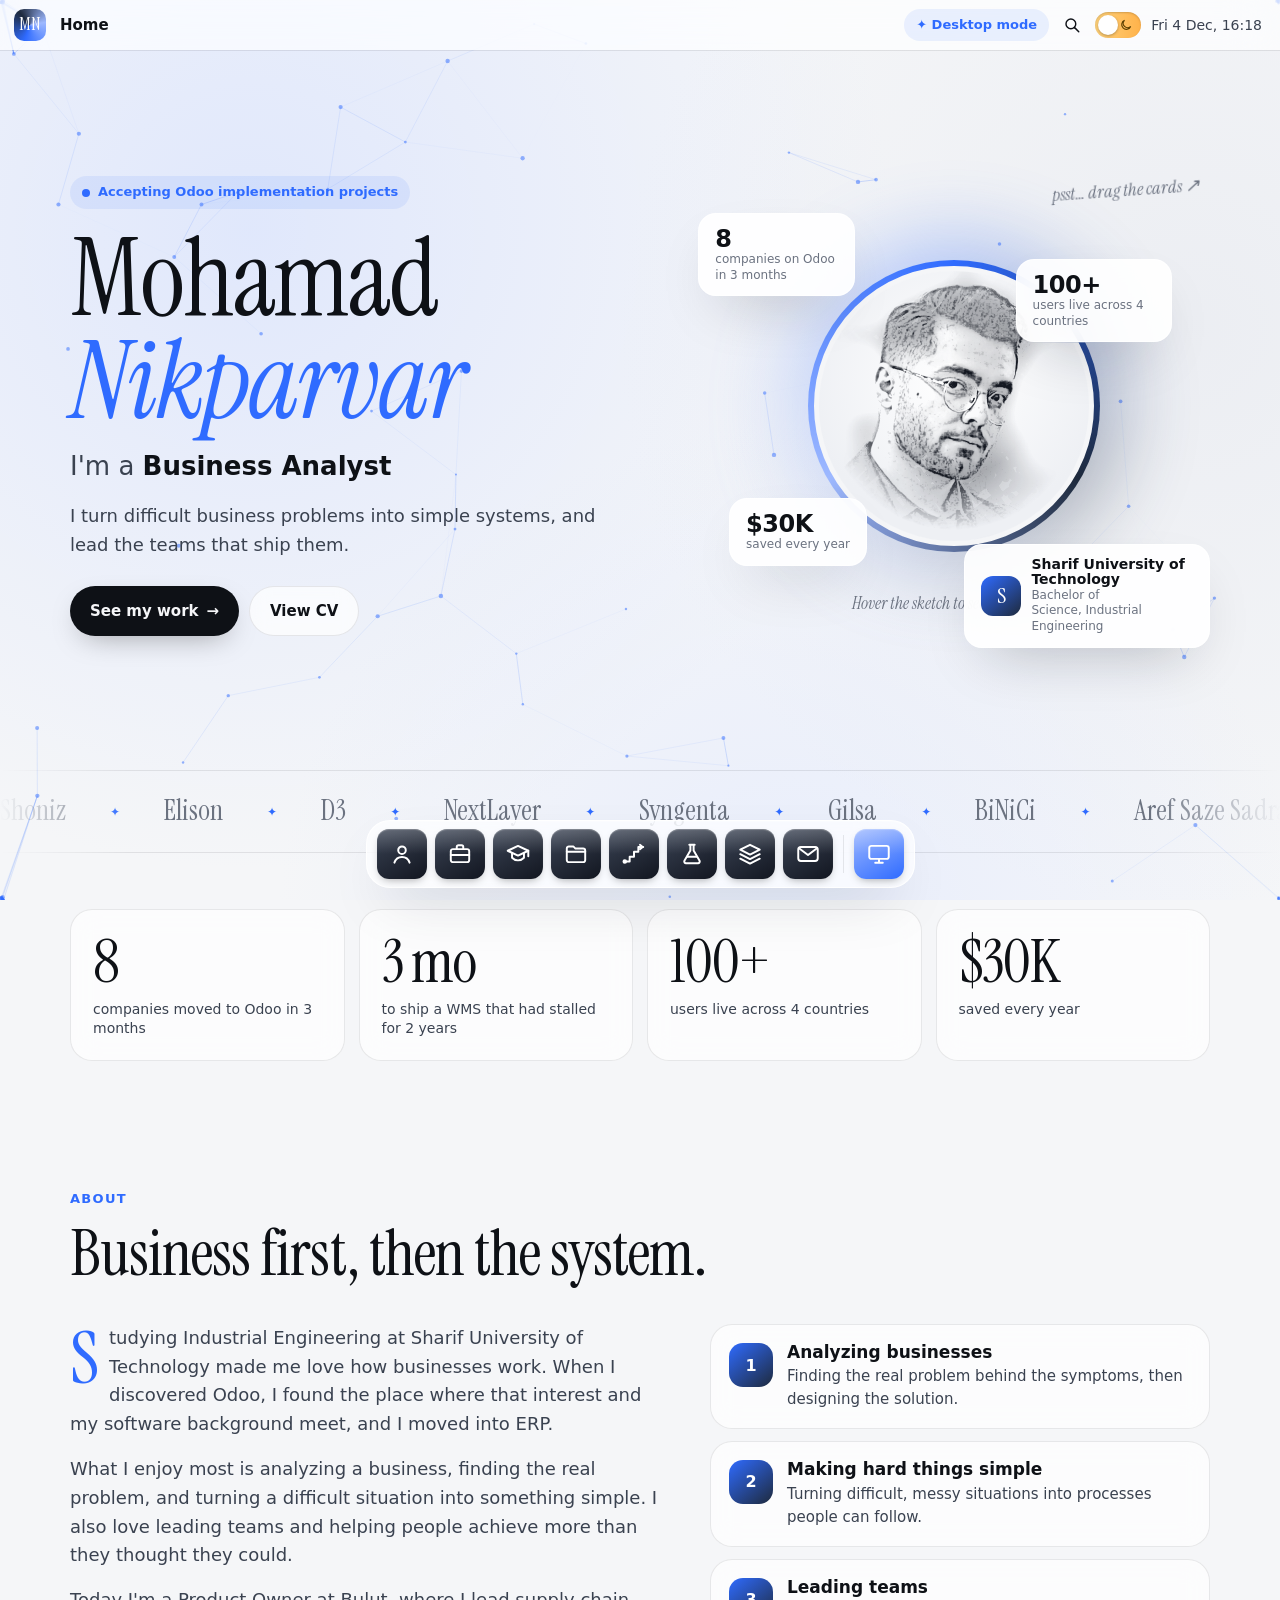
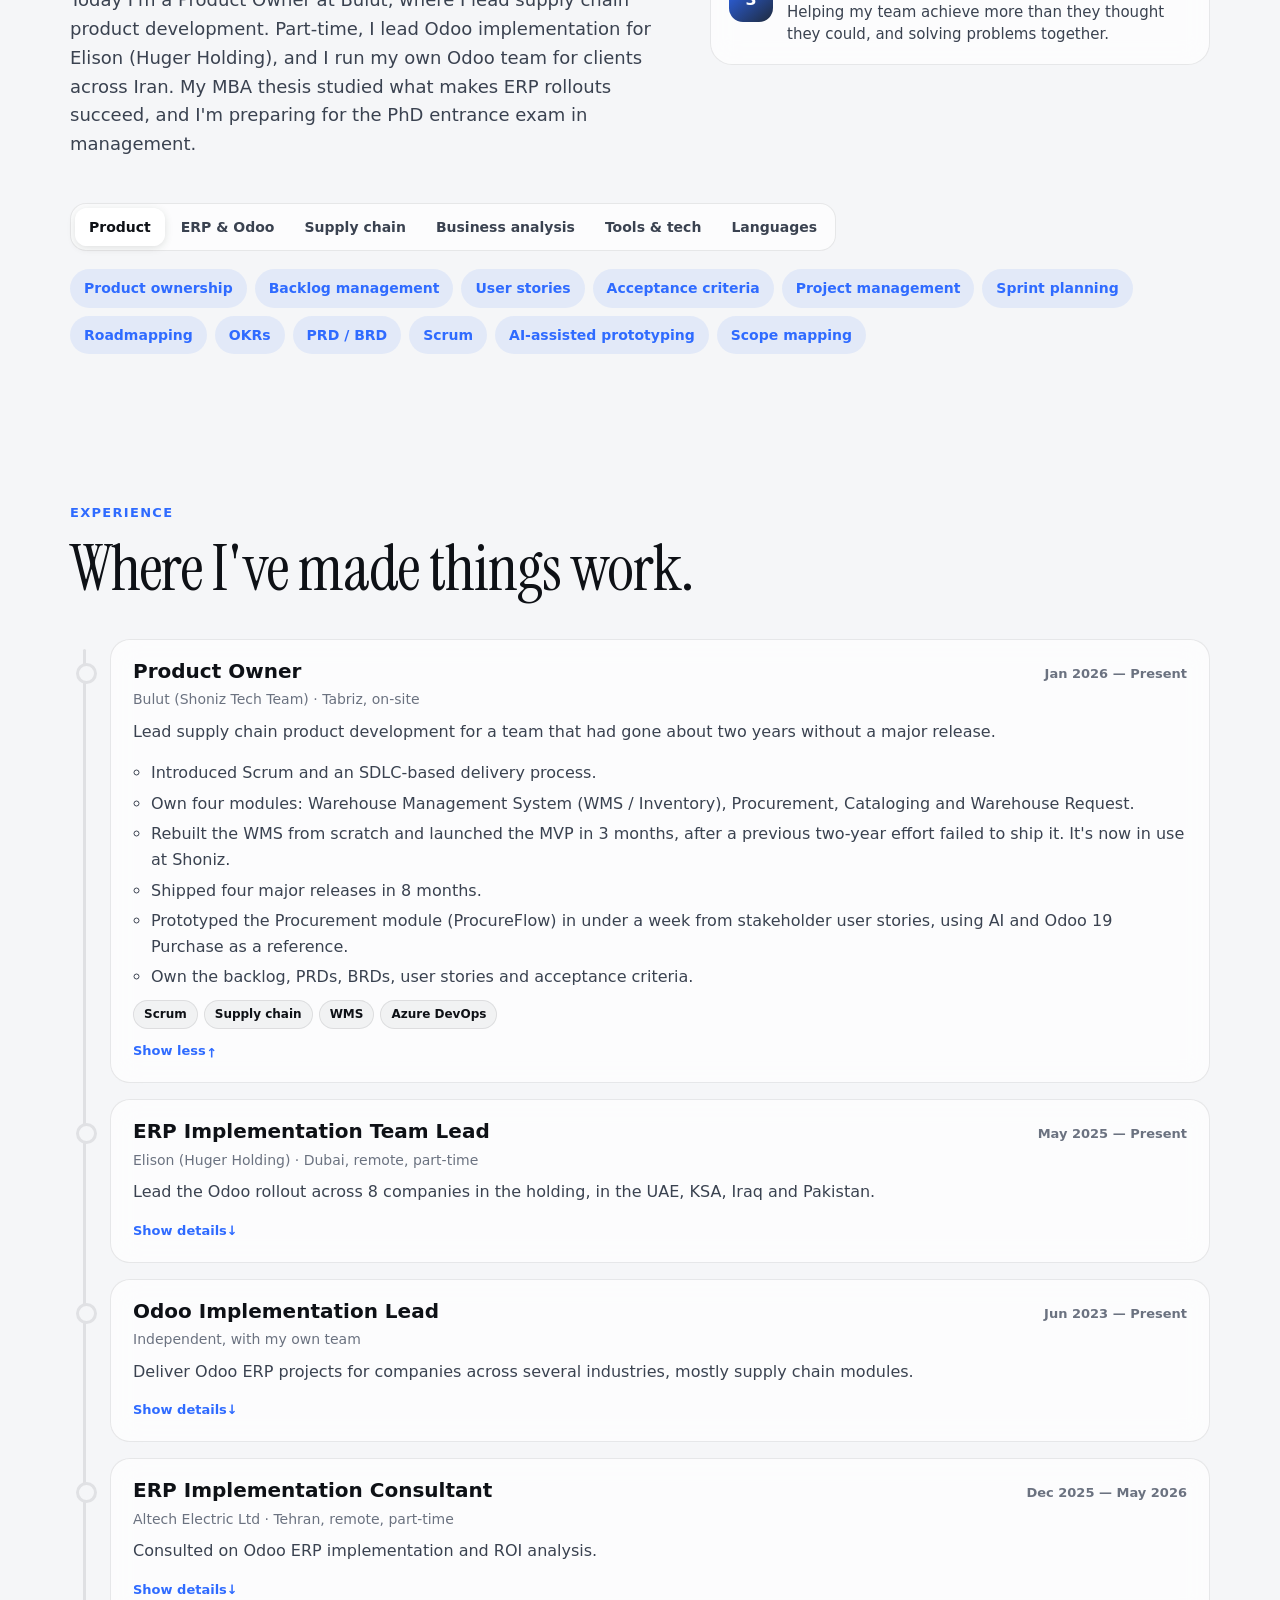
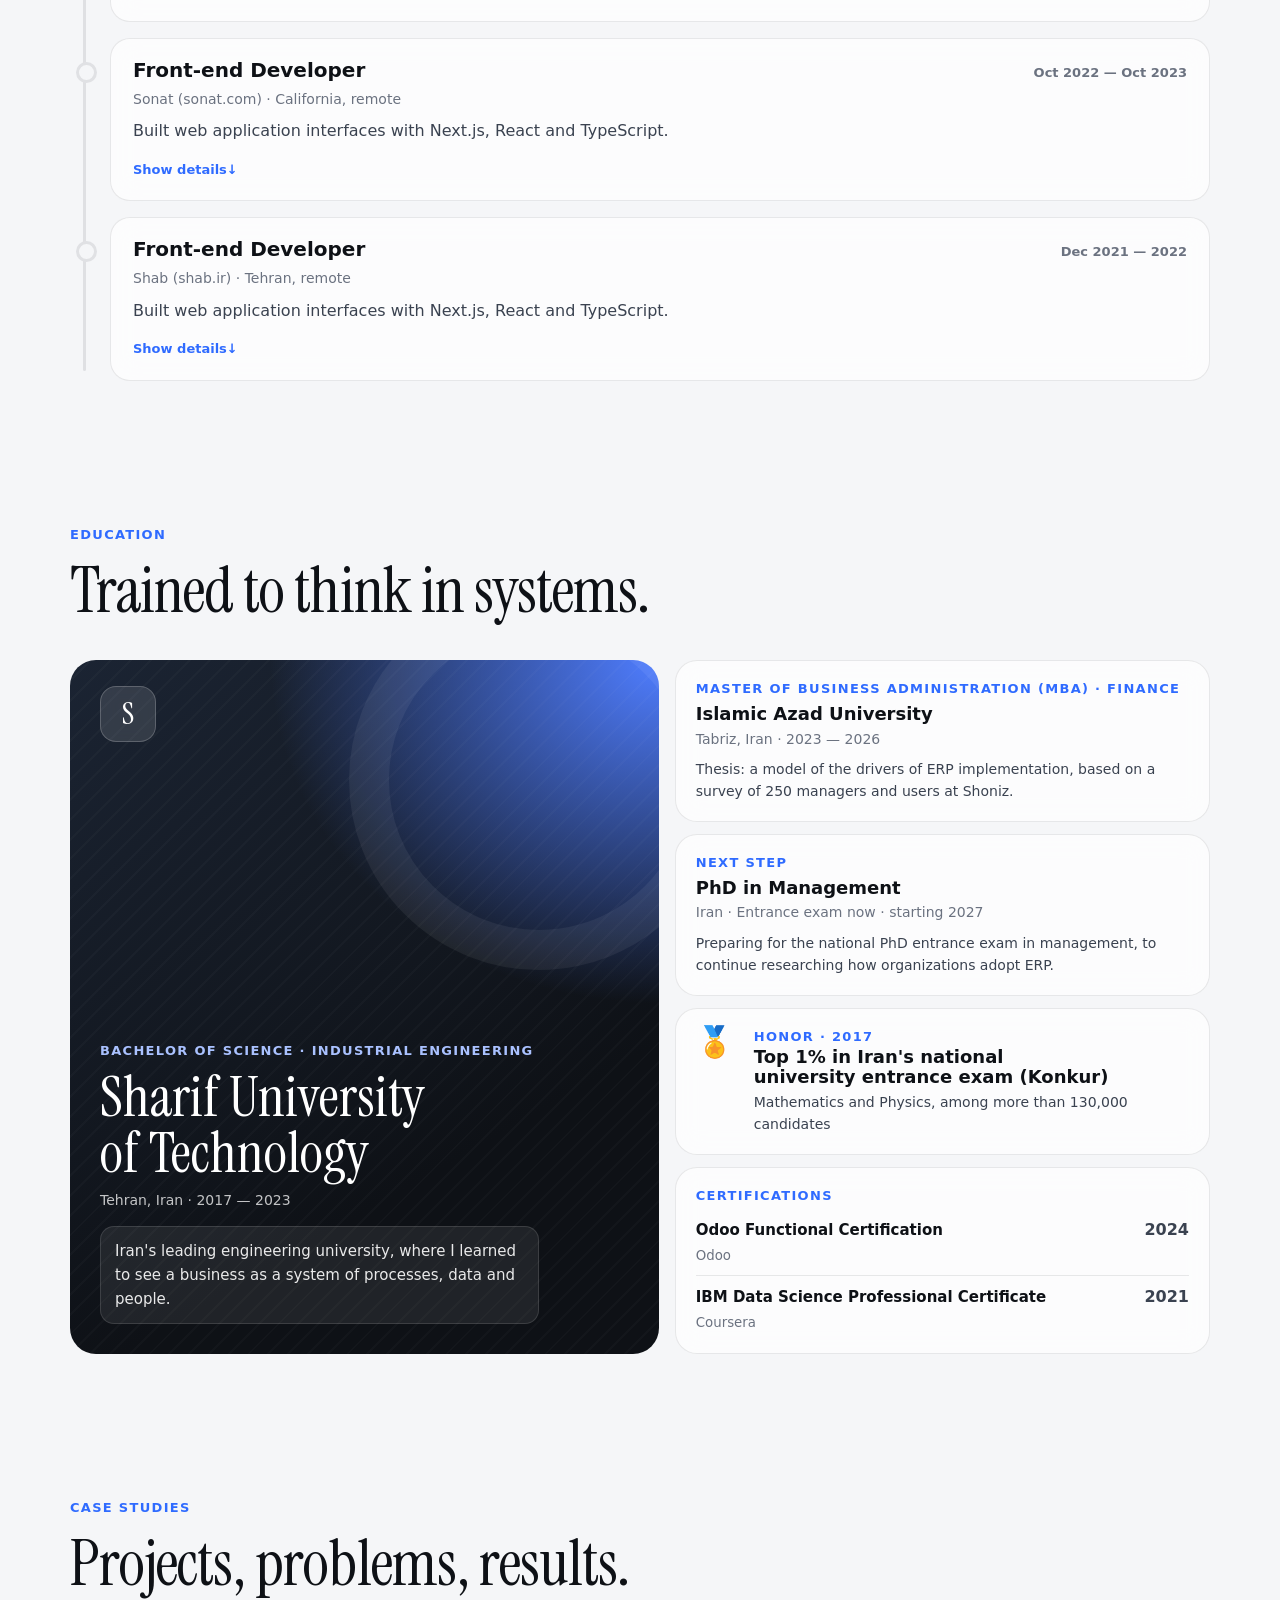
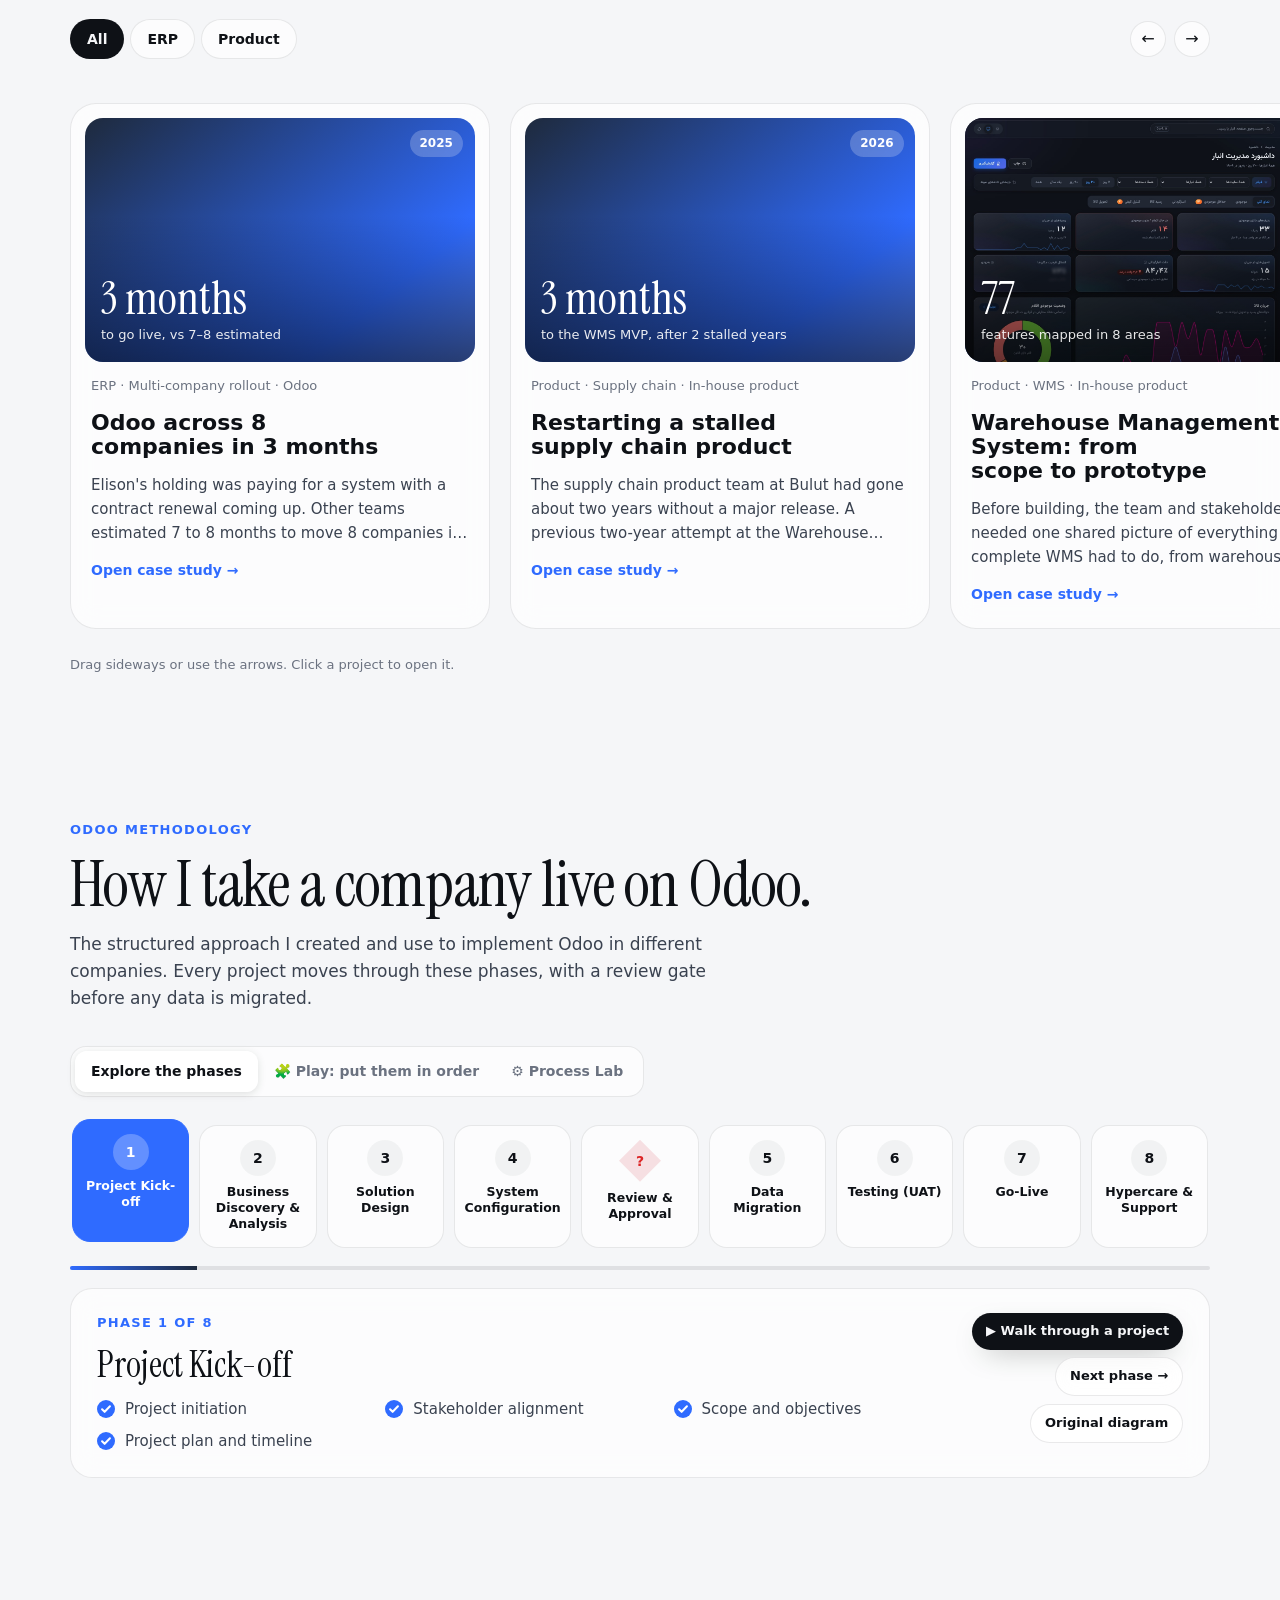
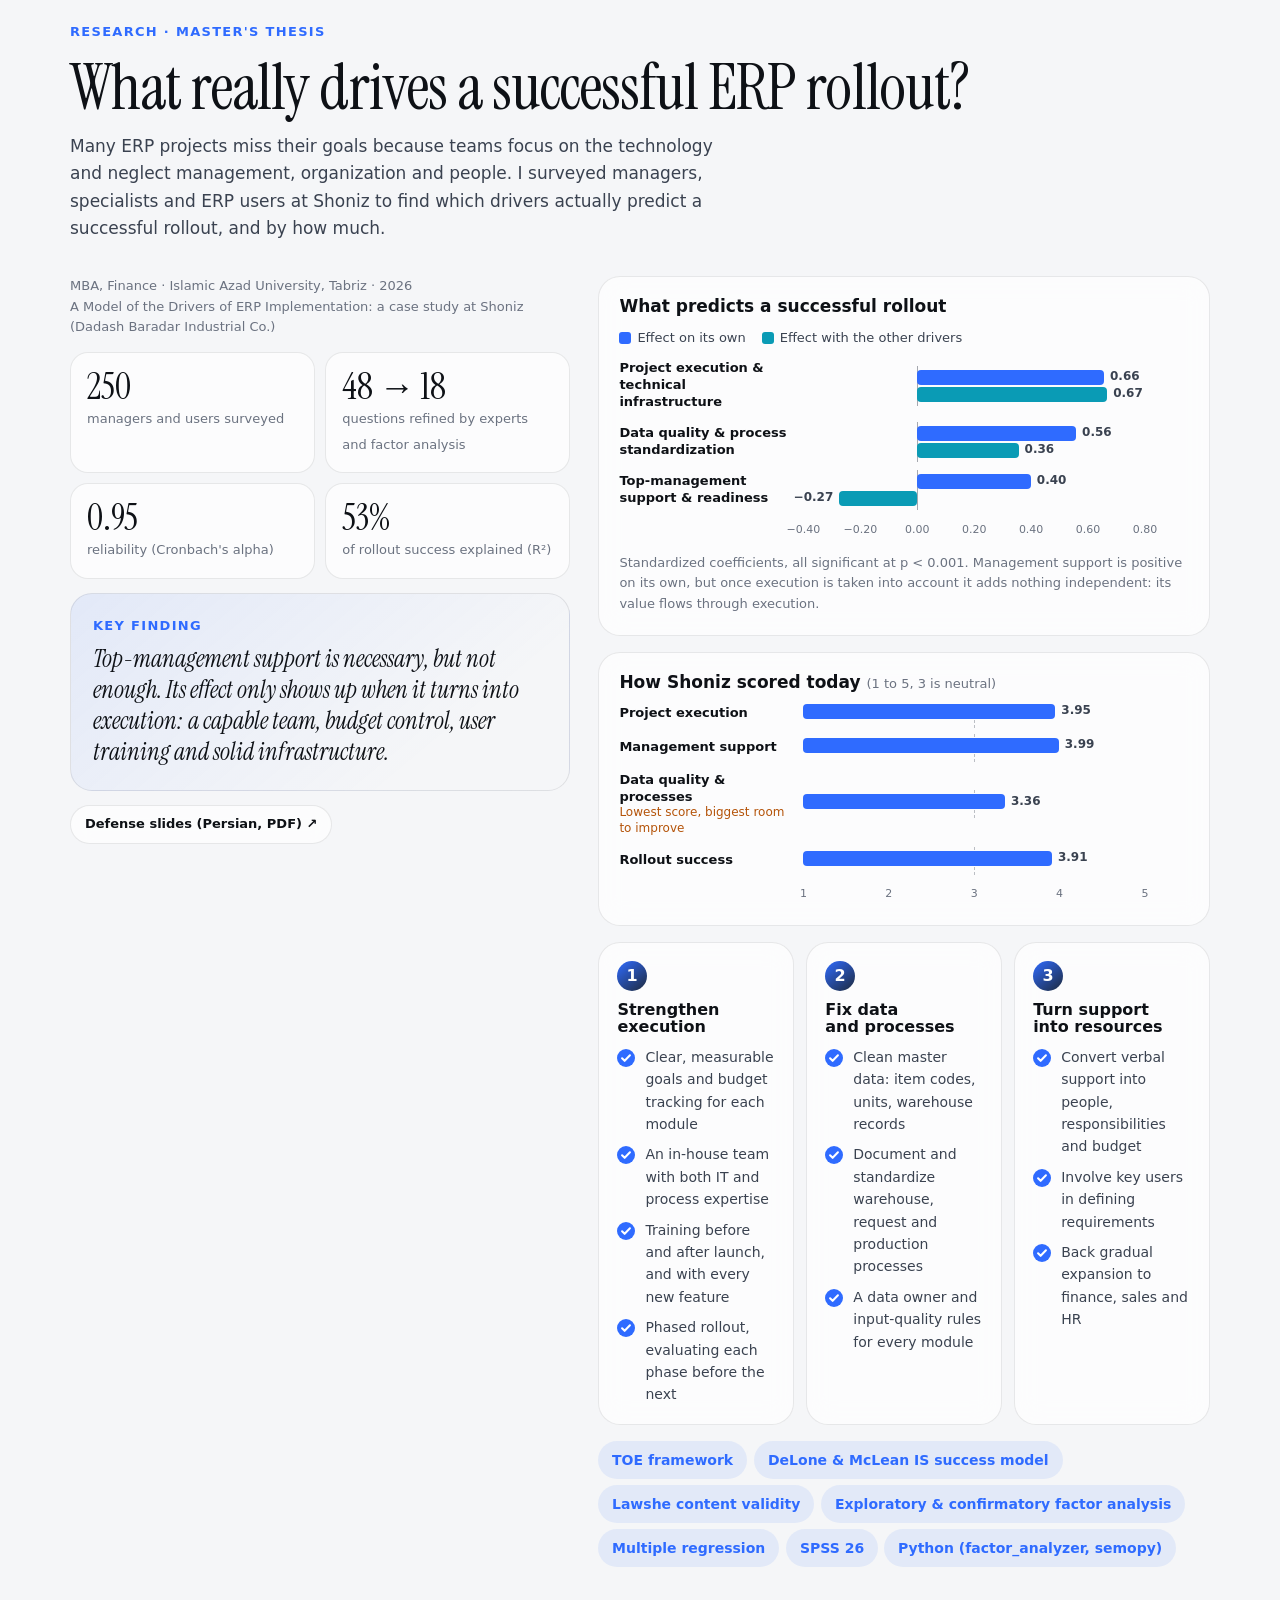
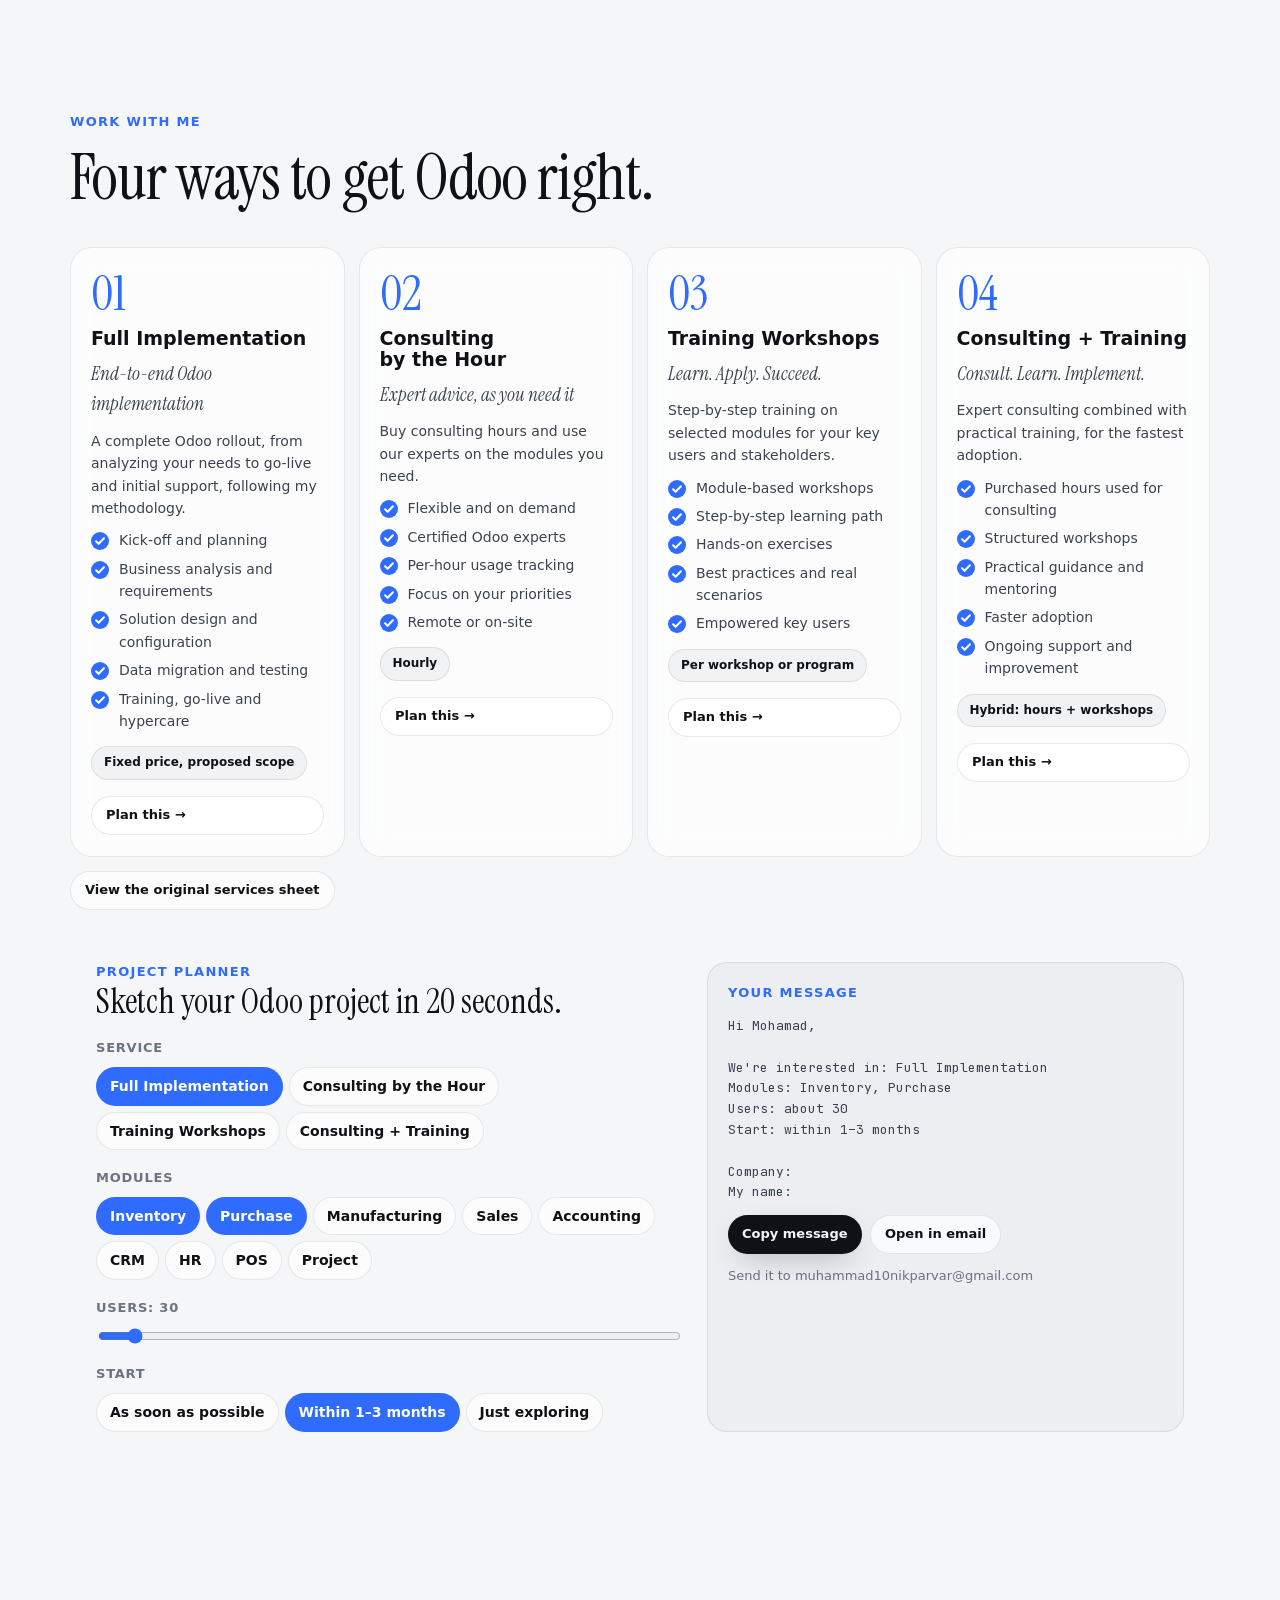
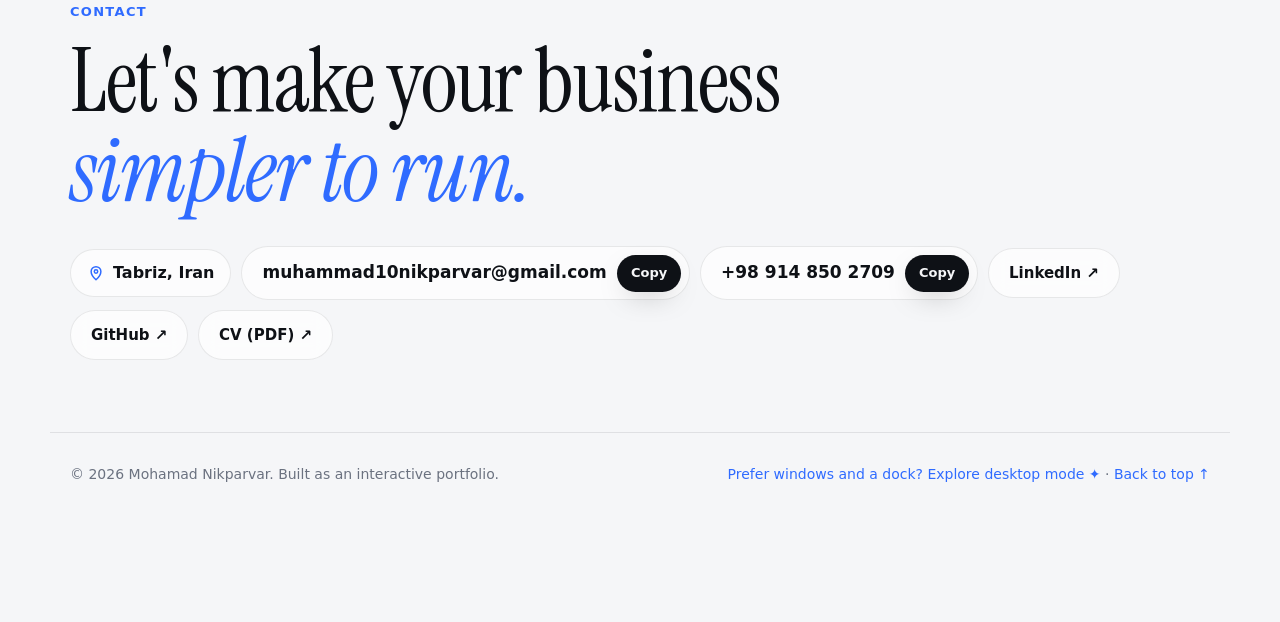
<file: index.html>
<!doctype html>
<html lang="en">
<head>
<meta charset="utf-8">
<meta name="viewport" content="width=device-width, initial-scale=1, viewport-fit=cover">
<title>Mohamad Nikparvar — Odoo ERP Implementation & Project Management</title>
<meta name="description" content="Mohamad Nikparvar (سید محمد نیک‌پرور): Product Owner and Odoo ERP implementation lead in Iran. استقرار اودو و ای‌آر‌پی، مدیریت پروژه و سیستم مدیریت جامع سازمان. 8 companies on Odoo in 3 months.">
<meta name="keywords" content="Mohamad Nikparvar, سید محمد نیک‌پرور, سید محمد نیک پرور, Odoo, اودو, Odoo Iran, اودو ایران, ERP, ای آر پی, استقرار, استقرار ای آر پی, استقرار اودو, Project Management, مدیریت پروژه, سیستم مدیریت جامع سازمان, Product Owner, Business Analyst">
<link rel="canonical" href="https://mohamadnikparvar.ir/">
<meta name="robots" content="index, follow, max-image-preview:large">
<meta name="google-site-verification" content="22t2ndHLX4Bc_fhgnpRsyegAnD2z8QX9Kx3Wwd23hIs" />
<meta name="google-site-verification" content="t2GnXWlGNvLXLkl9pwfcsOp1aDurBTGVueeNCp4gmUg" />
<meta name="author" content="Mohamad Nikparvar">
<meta name="theme-color" content="#0b0d12">
<!-- Link previews (LinkedIn, Telegram, WhatsApp, X) -->
<meta property="og:type" content="profile">
<meta property="og:locale" content="en_US">
<meta property="og:locale:alternate" content="fa_IR">
<meta property="og:site_name" content="Mohamad Nikparvar">
<meta property="og:url" content="https://mohamadnikparvar.ir/">
<meta property="og:title" content="Mohamad Nikparvar — Odoo ERP Implementation Lead">
<meta property="og:description" content="I turn difficult business problems into simple systems, and lead the teams that ship them.">
<meta property="og:image" content="https://mohamadnikparvar.ir/assets/share-card.png">
<meta property="og:image:width" content="1200">
<meta property="og:image:height" content="630">
<meta name="twitter:card" content="summary_large_image">
<link rel="icon" href="assets/icon.svg" type="image/svg+xml">
<link rel="icon" href="assets/icon-32.png" sizes="32x32" type="image/png">
<link rel="apple-touch-icon" href="assets/apple-touch-icon.png">
<link rel="stylesheet" href="assets/fonts/fonts.css">
<link rel="stylesheet" href="site.css">
<!--pre:jsonld--><script type="application/ld+json">{"@context":"https://schema.org","@graph":[{"@type":"Person","@id":"https://mohamadnikparvar.ir/#person","name":"Mohamad Nikparvar","alternateName":["سید محمد نیک‌پرور","سید محمد نیک پرور","Seyed Mohamad Nikparvar"],"jobTitle":"Product Owner, Odoo ERP Lead, Supply Chain","description":"I turn difficult business problems into simple systems, and lead the teams that ship them.","url":"https://mohamadnikparvar.ir/","image":"https://mohamadnikparvar.ir/assets/photo-sketch.png","email":"mailto:muhammad10nikparvar@gmail.com","telephone":"+98 914 850 2709","address":{"@type":"PostalAddress","addressLocality":"Tabriz","addressCountry":"IR"},"worksFor":[{"@type":"Organization","name":"Bulut (Shoniz Tech Team)"},{"@type":"Organization","name":"Elison (Huger Holding)"}],"alumniOf":[{"@type":"CollegeOrUniversity","name":"Sharif University of Technology"},{"@type":"CollegeOrUniversity","name":"Islamic Azad University"}],"knowsAbout":["Odoo","اودو","ERP implementation","استقرار ای‌آر‌پی","Project management","مدیریت پروژه","Product ownership","Business analysis","Supply chain management","Warehouse management systems","Procurement"],"knowsLanguage":["fa","en","az","tr"],"sameAs":["https://www.linkedin.com/in/mohamad-nikparvar-5214aa209/","https://github.com/mohamadnikparvar"]},{"@type":"WebSite","@id":"https://mohamadnikparvar.ir/#website","url":"https://mohamadnikparvar.ir/","name":"Mohamad Nikparvar — Portfolio","inLanguage":["en","fa"],"about":{"@id":"https://mohamadnikparvar.ir/#person"}},{"@type":"ProfilePage","url":"https://mohamadnikparvar.ir/","mainEntity":{"@id":"https://mohamadnikparvar.ir/#person"},"dateModified":"2026-11-17"}]}</script><!--/pre:jsonld-->
</head>
<body>
  <canvas id="bg" aria-hidden="true"></canvas>
  <div id="boot" aria-hidden="true" hidden><div class="boot-mark"></div><div class="boot-bar"><i></i></div></div>
  <div id="apps" hidden><div class="apps-grid" id="appsGrid" role="menu" aria-label="All sections"></div></div>
  <div id="glow" aria-hidden="true"></div>
  <div id="progress" aria-hidden="true"></div>

  <!-- Menu bar (same style as desktop mode, sized for a website) -->
  <header id="nav">
    <div class="nav-in">
      <div class="mb-left">
        <button class="mb-logo" id="logoBtn" aria-haspopup="menu" aria-expanded="false" aria-controls="logoMenu" aria-label="Main menu"></button>
        <span class="mb-current" id="mbCurrent" aria-live="polite"><span>Home</span></span>
      </div>
      <div class="nav-tools">
        <a class="desk-btn" href="desktop.html" title="Explore the portfolio as a desktop">✦ Desktop mode</a>
        <button class="mb-icon" id="searchBtn" aria-label="Search (Ctrl or Cmd + K)">
          <svg viewBox="0 0 24 24"><circle cx="10.5" cy="10.5" r="6.5"/><path d="M15.5 15.5 21 21"/></svg>
        </button>
        <button class="theme-switch" id="themeBtn" role="switch" aria-checked="false" aria-label="Dark mode">
          <svg class="ts-sun" viewBox="0 0 24 24" aria-hidden="true"><circle cx="12" cy="12" r="4"/><path d="M12 2.5v2M12 19.5v2M2.5 12h2M19.5 12h2M5.3 5.3l1.4 1.4M17.3 17.3l1.4 1.4M5.3 18.7l1.4-1.4M17.3 6.7l1.4-1.4"/></svg>
          <svg class="ts-moon" viewBox="0 0 24 24" aria-hidden="true"><path d="M20 14.5A8 8 0 1 1 9.5 4a6.5 6.5 0 0 0 10.5 10.5z"/></svg>
          <span class="ts-knob"></span>
        </button>
        <span class="mb-clock" id="clock"></span>
      </div>
    </div>
    <div class="menu" id="logoMenu" role="menu" aria-label="Main menu" hidden>
      <button role="menuitem" data-act="spec">About this portfolio</button>
      <hr>
      <p class="menu-label">Go to</p>
      <button role="menuitem" data-go="about">About</button>
      <button role="menuitem" data-go="experience">Experience</button>
      <button role="menuitem" data-go="education">Education</button>
      <button role="menuitem" data-go="work">Case studies</button>
      <button role="menuitem" data-go="methodology">Odoo methodology</button>
      <button role="menuitem" data-go="research">Research</button>
      <button role="menuitem" data-go="services">Services</button>
      <button role="menuitem" data-act="fa">فارسی · Persian</button>
      <button role="menuitem" data-go="contact">Contact</button>
      <hr>
      <p class="menu-label">Appearance</p>
      <button role="menuitemradio" data-theme-set="light" aria-checked="false">Light</button>
      <button role="menuitemradio" data-theme-set="dark" aria-checked="false">Dark</button>
      <button role="menuitemradio" data-theme-set="auto" aria-checked="false">Auto (match my device)</button>
      <hr>
      <button role="menuitem" data-act="terminal">Open Terminal <kbd>`</kbd></button>
      <button role="menuitem" data-act="copy">Copy email address</button>
      <button role="menuitem" data-act="closeall">Close all windows</button>
      <button role="menuitem" data-act="desktop">Explore desktop mode ✦</button>
    </div>
  </header>

  <!-- Dock: main section navigation (same idea as desktop mode) -->
  <nav id="dock" aria-label="Sections"><div class="dock-inner" id="dockInner"></div></nav>

  <main>
    <!-- Hero -->
    <section id="top" class="hero wrap">
      <div class="hero-text">
        <p class="status"><i></i><span id="heroStatus"><!--pre:heroStatus-->Accepting Odoo implementation projects<!--/pre:heroStatus--></span></p>
        <h1 class="hero-title" id="heroTitle"><!--pre:heroTitle-->Mohamad <em>Nikparvar</em><!--/pre:heroTitle--></h1>
        <p class="hero-role">I'm a <span class="rotator" id="rotator"><!--pre:rotator-->Product Owner<!--/pre:rotator--></span></p>
        <p class="hero-tag" id="heroTag"><!--pre:heroTag-->I turn difficult business problems into simple systems, and lead the teams that ship them.<!--/pre:heroTag--></p>
        <div class="hero-cta">
          <a class="btn primary magnetic" href="#work">See my work <span aria-hidden="true">→</span></a>
          <a class="btn ghost magnetic" id="heroCv" href="cv.pdf" target="_blank" rel="noopener">View CV</a>
        </div>
      </div>
      <div class="hero-visual" id="heroVisual">
        <div class="photo-ring" id="photoRing"></div>
        <p class="drag-hint" aria-hidden="true">psst… drag the cards ↗</p>
      </div>
    </section>

    <div class="marquee" aria-label="Clients and companies"><div class="marquee-track" id="marquee"></div></div>

    <section class="wrap impact" id="impact" aria-label="Impact"><!--pre:impact--><div class="stat" data-seo><b>8</b><small>companies moved to Odoo in 3 months</small></div><div class="stat" data-seo><b>3 mo</b><small>to ship a WMS that had stalled for 2 years</small></div><div class="stat" data-seo><b>100+</b><small>users live across 4 countries</small></div><div class="stat" data-seo><b>$30K</b><small>saved every year</small></div><!--/pre:impact--></section>

    <!-- About -->
    <section id="about" class="wrap section">
      <header class="sec-head"><p class="kicker">About</p><h2>Business first, then the system.</h2></header>
      <div class="about-grid">
        <div class="about-story reveal" id="aboutStory"><!--pre:aboutStory--><div data-seo><p>Studying Industrial Engineering at Sharif University of Technology made me love how businesses work. When I discovered Odoo, I found the place where that interest and my software background meet, and I moved into ERP.</p><p>What I enjoy most is analyzing a business, finding the real problem, and turning a difficult situation into something simple. I also love leading teams and helping people achieve more than they thought they could.</p><p>Today I'm a Product Owner at Bulut, where I lead supply chain product development. Part-time, I lead Odoo implementation for Elison (Huger Holding), and I run my own Odoo team for clients across Iran. My MBA thesis studied what makes ERP rollouts succeed, and I'm preparing for the PhD entrance exam in management.</p></div><!--/pre:aboutStory--></div>
        <div class="loves" id="loves"><!--pre:loves--><div data-seo><h3>Analyzing businesses</h3><p>Finding the real problem behind the symptoms, then designing the solution.</p><h3>Making hard things simple</h3><p>Turning difficult, messy situations into processes people can follow.</p><h3>Leading teams</h3><p>Helping my team achieve more than they thought they could, and solving problems together.</p></div><!--/pre:loves--></div>
      </div>
      <div class="skills reveal">
        <div class="tabs" role="tablist" id="skillTabs"><span class="tab-ind" aria-hidden="true"></span></div>
        <div class="chips-cloud" id="skillChips"><!--pre:skillChips--><div data-seo><h3>Product</h3><p>Product ownership, Backlog management, User stories, Acceptance criteria, Project management, Sprint planning, Roadmapping, OKRs, PRD / BRD, Scrum, AI-assisted prototyping, Scope mapping</p><h3>ERP &amp; Odoo</h3><p>Odoo implementation, Configuration &amp; customization, Odoo Studio, Multi-company setup, Data migration, UAT, User training, ROI analysis</p><h3>Supply chain</h3><p>Inventory, Warehouse management (WMS), Procurement, Purchasing, Manufacturing, Sales, POS, CRM</p><h3>Business analysis</h3><p>Requirements engineering, BPM, As-Is / To-Be mapping, Gap analysis, Requirement elicitation, Solution design</p><h3>Tools &amp; tech</h3><p>Azure DevOps, Microsoft Azure, ClickUp, Trello, Figma, React, Next.js, TypeScript</p><h3>Languages</h3><p>Persian (native), English (professional), Azerbaijani Turkish, Turkish</p></div><!--/pre:skillChips--></div>
      </div>
    </section>

    <!-- Experience -->
    <section id="experience" class="wrap section">
      <header class="sec-head"><p class="kicker">Experience</p><h2>Where I've made things work.</h2></header>
      <ol class="timeline" id="timeline"><span class="tl-line" aria-hidden="true"><i id="tlFill"></i></span><!--pre:timeline--><li data-seo><h3>Product Owner</h3><p>Bulut (Shoniz Tech Team) · Tabriz, on-site · Jan 2026 — Present</p><p>Lead supply chain product development for a team that had gone about two years without a major release.</p><ul><li>Introduced Scrum and an SDLC-based delivery process.</li><li>Own four modules: Warehouse Management System (WMS / Inventory), Procurement, Cataloging and Warehouse Request.</li><li>Rebuilt the WMS from scratch and launched the MVP in 3 months, after a previous two-year effort failed to ship it. It's now in use at Shoniz.</li><li>Shipped four major releases in 8 months.</li><li>Prototyped the Procurement module (ProcureFlow) in under a week from stakeholder user stories, using AI and Odoo 19 Purchase as a reference.</li><li>Own the backlog, PRDs, BRDs, user stories and acceptance criteria.</li></ul></li><li data-seo><h3>ERP Implementation Team Lead</h3><p>Elison (Huger Holding) · Dubai, remote, part-time · May 2025 — Present</p><p>Lead the Odoo rollout across 8 companies in the holding, in the UAE, KSA, Iraq and Pakistan.</p><ul><li>Went live in 3 months, against 7 to 8 months estimated by other teams.</li><li>100+ users live across D3 (multi-company), IX, NextLayer and Elison.</li><li>Saves $30K per year by replacing the previous system before its contract renewal.</li><li>Implemented Supply Chain, HR, CRM, Project and Marketing modules; led data migration, UAT and training.</li></ul></li><li data-seo><h3>Odoo Implementation Lead</h3><p>Independent, with my own team · Jun 2023 — Present</p><p>Deliver Odoo ERP projects for companies across several industries, mostly supply chain modules.</p><ul><li>Core team: an accounting manager who implements the accounting modules and two developers, plus specialists per project.</li><li>Clients include Syngenta, Gilsa, BiNiCi, Aref Saze Sadra, Zebrang, Rayshan and Baghboon.</li><li>Odoo app expert on further projects, including Evimo (Istanbul) and Saman Daroo (Mashhad).</li><li>Run each project end to end: requirements, process mapping, configuration, migration, UAT and training.</li></ul></li><li data-seo><h3>ERP Implementation Consultant</h3><p>Altech Electric Ltd · Tehran, remote, part-time · Dec 2025 — May 2026</p><p>Consulted on Odoo ERP implementation and ROI analysis.</p></li><li data-seo><h3>Front-end Developer</h3><p>Sonat (sonat.com) · California, remote · Oct 2022 — Oct 2023</p><p>Built web application interfaces with Next.js, React and TypeScript.</p></li><li data-seo><h3>Front-end Developer</h3><p>Shab (shab.ir) · Tehran, remote · Dec 2021 — 2022</p><p>Built web application interfaces with Next.js, React and TypeScript.</p></li><!--/pre:timeline--></ol>
    </section>

    <!-- Education -->
    <section id="education" class="wrap section">
      <header class="sec-head"><p class="kicker">Education</p><h2>Trained to think in systems.</h2></header>
      <div class="edu-grid" id="eduGrid"><!--pre:eduGrid--><div data-seo><h3>Sharif University of Technology</h3><p>Bachelor of Science, Industrial Engineering · Tehran, Iran · 2017 — 2023</p><p>Iran's leading engineering university, where I learned to see a business as a system of processes, data and people.</p><h3>Islamic Azad University</h3><p>Master of Business Administration (MBA), Finance · Tabriz, Iran · 2023 — 2026</p><p>Thesis: a model of the drivers of ERP implementation, based on a survey of 250 managers and users at Shoniz.</p><h3>PhD in Management</h3><p>Next step · Iran · Entrance exam now · starting 2027</p><p>Preparing for the national PhD entrance exam in management, to continue researching how organizations adopt ERP.</p><h3>Top 1% in Iran's national university entrance exam (Konkur)</h3><p>Mathematics and Physics, among more than 130,000 candidates · 2017</p><p>Odoo Functional Certification, Odoo (2024)</p><p>IBM Data Science Professional Certificate, Coursera (2021)</p></div><!--/pre:eduGrid--></div>
    </section>

    <!-- Work -->
    <section id="work" class="section">
      <header class="sec-head wrap"><p class="kicker">Case studies</p><h2>Projects, problems, results.</h2>
        <div class="work-bar"><div class="filters" id="workFilters" role="tablist"></div>
          <div class="car-nav"><button class="icon-btn" id="carPrev" aria-label="Previous project">←</button><button class="icon-btn" id="carNext" aria-label="Next project">→</button></div>
        </div>
      </header>
      <div class="carousel" id="carousel" tabindex="0" aria-label="Case studies, drag or scroll sideways"><!--pre:carousel--><article data-seo><h3>Odoo across 8 companies in 3 months</h3><p>ERP · Multi-company rollout · Odoo · 2025</p><p>Elison's holding was paying for a system with a contract renewal coming up. Other teams estimated 7 to 8 months to move 8 companies in 4 countries to Odoo, which was too slow to avoid the renewal.</p>
    <ul><li>3 months to go live, vs 7–8 estimated</li><li>100+ users live</li><li>$30K saved per year</li></ul>
    <ol><li>Analyzed how each company worked and mapped the gaps against Odoo.</li><li>Set up a multi-company structure for D3 across the UAE, KSA, Iraq and Pakistan, plus IX, NextLayer and Elison.</li><li>Implemented Supply Chain, HR, CRM, Project and Marketing modules.</li><li>Led data migration, UAT and user training, then optimized after go-live.</li></ol></article><article data-seo><h3>Restarting a stalled supply chain product</h3><p>Product · Supply chain · In-house product · 2026</p><p>The supply chain product team at Bulut had gone about two years without a major release. A previous two-year attempt at the Warehouse Management System (Inventory) had never shipped. When my team and I said we could deliver it in 3 months, almost nobody believed us.</p>
    <ul><li>3 months to the WMS MVP, after 2 stalled years</li><li>Live in use at Shoniz</li><li>4 major releases in 8 months</li></ul>
    <ol><li>Introduced Scrum and an SDLC-based delivery process.</li><li>Restarted the WMS from scratch with a tight MVP scope, documented in PRDs and BRDs.</li><li>Built one prioritized backlog across four modules: WMS, Procurement, Cataloging and Warehouse Request.</li><li>Started daily stand-ups with developers and weekly sessions with stakeholders.</li></ol></article><article data-seo><h3>Warehouse Management System: from scope to prototype</h3><p>Product · WMS · In-house product · 2026</p><p>Before building, the team and stakeholders needed one shared picture of everything a complete WMS had to do, from warehouses and tanks to mobile scanners, and a prototype people could click through before any development time was spent.</p>
    <ul><li>77 features mapped in 8 areas</li><li>15 screens in the prototype</li><li>3 months to the WMS MVP</li></ul>
    <ol><li>Mapped the full scope with stakeholders into 8 areas and 77 features, from warehouse setup to mobile (PDA) operations and dashboards.</li><li>Designed multi-stage receipts and deliveries with quality control, quantity control, putaway and picking.</li><li>Added location and item-based physical counts with manager and finance approval.</li><li>Built a clickable prototype with 15 screens, including live tank monitoring with sensors and alerts, to validate flows with users before development.</li></ol></article><article data-seo><h3>ProcureFlow: a procurement module in under a week</h3><p>Product · Procurement · Prototype · 2026</p><p>Procurement was the next module at Bulut. Stakeholders needed to see and test the whole purchasing flow early, before the team committed development time.</p>
    <ul><li>&lt; 1 week from user stories to working prototype</li><li>8 screens</li><li>Odoo 19 Purchase as the reference model</li></ul>
    <ol><li>Turned stakeholders' user stories into the screens and flows of the module.</li><li>Used Odoo 19's Purchase module as a reference for proven purchasing practice: requests, RFQs, vendor quotes and purchase orders.</li><li>Built it with AI-assisted prototyping, so stakeholders could click through a working version within days.</li><li>Designed a drag-and-drop procurement board, an approval inbox, a supplier panel, a supplier list, pricing and purchasing regulations.</li></ol></article><article data-seo><h3>Odoo for supply chain teams</h3><p>ERP · Client projects · Odoo · 2023 – now</p><p>Manufacturers and distributors across Iran needed their inventory, purchasing and production running in one system.</p>
    <ul><li>7+ client companies</li><li>4 cities: Tehran, Isfahan, Tabriz, Shiraz</li></ul>
    <ol><li>Lead my own team: an accounting manager for the accounting modules and two developers, adding specialists when a project needs them.</li><li>Map each client's processes, then configure Inventory, Purchase, Manufacturing and Sales.</li><li>Handle data migration, UAT and training through to go-live.</li></ol></article><!--/pre:carousel--></div>
      <p class="wrap car-hint">Drag sideways or use the arrows. Click a project to open it.</p>
    </section>

    <!-- Methodology -->
    <section id="methodology" class="wrap section">
      <header class="sec-head"><p class="kicker">Odoo methodology</p><h2>How I take a company live on Odoo.</h2><p class="sec-lede" id="methodLede"><!--pre:methodLede-->The structured approach I created and use to implement Odoo in different companies. Every project moves through these phases, with a review gate before any data is migrated.<!--/pre:methodLede--></p></header>
      <div class="seg" role="tablist" id="methodTabs">
        <button class="on" data-mt="explore" role="tab" aria-selected="true">Explore the phases</button>
        <button data-mt="game" role="tab" aria-selected="false">🧩 Play: put them in order</button>
        <button data-mt="lab" role="tab" aria-selected="false">⚙️ Process Lab</button>
      </div>
      <div class="method-explore" id="methodExplore"></div>
      <div class="method-game" id="methodGame" hidden></div>
      <div class="method-lab" id="methodLab" hidden></div>
    </section>

    <!-- Research -->
    <section id="research" class="wrap section">
      <header class="sec-head"><p class="kicker">Research · Master's thesis</p><h2 id="resTitle"><!--pre:resTitle-->What really drives a successful ERP rollout?<!--/pre:resTitle--></h2><p class="sec-lede" id="resLede"><!--pre:resLede-->Many ERP projects miss their goals because teams focus on the technology and neglect management, organization and people. I surveyed managers, specialists and ERP users at Shoniz to find which drivers actually predict a successful rollout, and by how much.<!--/pre:resLede--></p></header>
      <div class="res-grid" id="resGrid"><!--pre:resGrid--><div data-seo><p>A Model of the Drivers of ERP Implementation: a case study at Shoniz (Dadash Baradar Industrial Co.)</p><p>Top-management support is necessary, but not enough. Its effect only shows up when it turns into execution: a capable team, budget control, user training and solid infrastructure.</p><ul><li>250 managers and users surveyed</li><li>48 → 18 questions refined by experts and factor analysis</li><li>0.95 reliability (Cronbach's alpha)</li><li>53% of rollout success explained (R²)</li></ul></div><!--/pre:resGrid--></div>
    </section>

    <!-- Services -->
    <section id="services" class="wrap section">
      <header class="sec-head"><p class="kicker">Work with me</p><h2>Four ways to get Odoo right.</h2></header>
      <div class="svc-grid" id="svcGrid"><!--pre:svcGrid--><article data-seo><h3>Full Implementation</h3><p>End-to-end Odoo implementation. A complete Odoo rollout, from analyzing your needs to go-live and initial support, following my methodology.</p><p>Fixed price, proposed scope</p></article><article data-seo><h3>Consulting by the Hour</h3><p>Expert advice, as you need it. Buy consulting hours and use our experts on the modules you need.</p><p>Hourly</p></article><article data-seo><h3>Training Workshops</h3><p>Learn. Apply. Succeed.. Step-by-step training on selected modules for your key users and stakeholders.</p><p>Per workshop or program</p></article><article data-seo><h3>Consulting + Training</h3><p>Consult. Learn. Implement.. Expert consulting combined with practical training, for the fastest adoption.</p><p>Hybrid: hours + workshops</p></article><!--/pre:svcGrid--></div>
      <div class="planner reveal" id="planner"></div>
    </section>

    <!-- Persian introduction -->
    <section id="fa" class="fa-seo" lang="fa" dir="rtl" aria-label="معرفی به فارسی" hidden>
      <div id="faCard"><!--pre:faCard--><div data-seo><h2>سید محمد نیک‌پرور</h2><p>مالک محصول، تحلیلگر کسب‌وکار و سرپرست تیم استقرار اودو (Odoo)</p><p>سید محمد نیک‌پرور هستم؛ مالک محصول (Product Owner) و سرپرست تیم استقرار اودو. در استقرار ای‌آر‌پی (ERP) و سیستم مدیریت جامع سازمان، مدیریت پروژه، تحلیل کسب‌وکار و زنجیره تأمین کار می‌کنم.</p><p>استقرار اودو در ۸ شرکت هلدینگ در امارات، عربستان، عراق و پاکستان را در ۳ ماه به نتیجه رساندم؛ با بیش از ۱۰۰ کاربر فعال و صرفه‌جویی سالانهٔ ۳۰ هزار دلار. در شرکت بولوت، سیستم مدیریت انبار (WMS) را که دو سال متوقف مانده بود، در ۳ ماه به نسخهٔ اول رساندیم و اکنون در شونیز استفاده می‌شود.</p><p>فارغ‌التحصیل مهندسی صنایع از دانشگاه صنعتی شریف و کارشناسی ارشد مدیریت کسب‌وکار هستم. پایان‌نامه‌ام دربارهٔ پیشران‌های استقرار موفق ERP بوده و برای دکتری مدیریت آماده می‌شوم.</p><ul><li>استقرار کامل اودو</li><li>مشاورهٔ ساعتی اودو</li><li>آموزش ماژول‌های اودو</li><li>مدیریت پروژهٔ استقرار ای‌آر‌پی</li><li>تحلیل و بازطراحی فرآیندها</li></ul><p>برای پروژه‌های استقرار اودو و ای‌آر‌پی در ایران و منطقه، با من در تماس باشید.</p></div><!--/pre:faCard--></div>
    </section>

    <!-- Contact -->
    <section id="contact" class="wrap section contact">
      <p class="kicker">Contact</p>
      <h2 class="big">Let's make your business<br><em>simpler to run.</em></h2>
      <div class="contact-row" id="contactRow"><!--pre:contactRow--><div data-seo>Tabriz, Iran · +98 914 850 2709 · muhammad10nikparvar@gmail.com · <a href="https://www.linkedin.com/in/mohamad-nikparvar-5214aa209/">LinkedIn</a> · <a href="cv.pdf">CV (PDF)</a></div><!--/pre:contactRow--></div>
    </section>
  </main>

  <footer class="wrap foot">
    <p>© <span id="year"></span> <span id="footName"></span>. Built as an interactive portfolio.</p>
    <p><a href="desktop.html">Prefer windows and a dock? Explore desktop mode ✦</a> · <a href="#top">Back to top ↑</a></p>
  </footer>

  <!-- Case study modal -->
  <div id="modal" hidden>
    <div class="modal-card" role="dialog" aria-modal="true" aria-labelledby="modalTitle">
      <div class="win-bar" id="modalBar"><span class="lights"><button class="l-close" id="modalX" aria-label="Close"></button><button class="l-min" aria-label="Minimize to dock"></button><button class="l-max" aria-label="Zoom"></button></span><span class="win-title" id="modalWinTitle"></span></div>
      <div class="modal-body" id="modalBody"></div>
    </div>
  </div>

  <!-- Image viewer -->
  <div id="lightbox" role="dialog" aria-label="Image viewer" hidden>
    <figure><img alt=""><figcaption></figcaption></figure>
    <button class="lb-close" aria-label="Close image">×</button>
  </div>

  <!-- Command palette -->
  <div id="palette" hidden>
    <div class="pal-panel" role="dialog" aria-label="Search">
      <div class="pal-input"><svg viewBox="0 0 24 24" aria-hidden="true"><circle cx="10.5" cy="10.5" r="6.5"/><path d="M15.5 15.5 21 21"/></svg>
        <input id="palInput" type="text" placeholder="Jump to a section, project or service…" autocomplete="off" aria-label="Search"></div>
      <ul id="palList" role="listbox"></ul>
    </div>
  </div>

  <!-- Terminal (easter egg: MN menu or the ` key) -->
  <div id="termWrap" hidden>
    <div class="term-win" role="dialog" aria-label="Terminal">
      <div class="term-bar win-bar" id="termBar"><span class="lights"><button class="l-close" id="termClose" aria-label="Close terminal"></button><button class="l-min" aria-label="Minimize to dock"></button><button class="l-max" aria-label="Zoom"></button></span><span class="win-title">guest@portfolio — zsh</span></div>
      <div class="term" id="term"><div id="termOut"></div>
        <div class="term-line"><span class="p">guest@portfolio ~ %</span><input id="termIn" aria-label="Terminal command" autocomplete="off" spellcheck="false"></div></div>
    </div>
  </div>

  <canvas id="confetti" aria-hidden="true"></canvas>
  <div id="toast" role="status" aria-live="polite"></div>

  <script src="content.js"></script>
  <script src="sketch.js"></script>
  <script src="mindmap.js"></script>
  <script src="network.js"></script>
  <script src="site.js"></script>
</body>
</html>
</file>
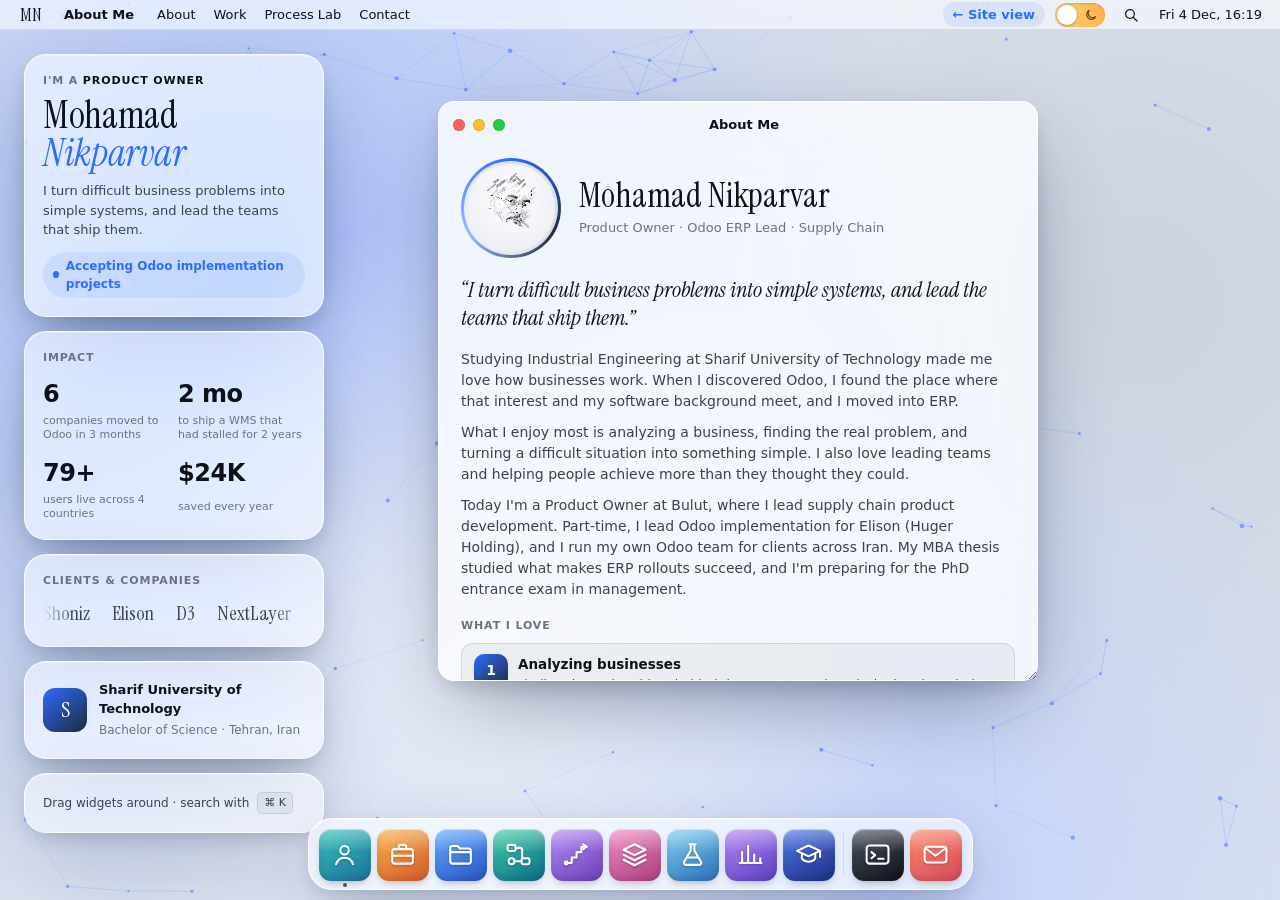
<file: desktop.html>
<!doctype html>
<html lang="en">
<head>
<meta charset="utf-8">
<meta name="viewport" content="width=device-width, initial-scale=1, viewport-fit=cover">
<title>Mohamad Nikparvar — Desktop</title>
<meta name="description" content="Mohamad Nikparvar's portfolio as a desktop: windows, a dock, a terminal and a process lab.">
<meta name="robots" content="noindex, follow">
<link rel="canonical" href="https://mohamadnikparvar.ir/">
<meta name="theme-color" content="#0b0d12">
<meta property="og:type" content="website">
<meta property="og:title" content="Mohamad Nikparvar — Desktop mode">
<meta property="og:description" content="My portfolio as a little operating system: windows, a dock, a terminal and a process lab.">
<meta property="og:image" content="https://mohamadnikparvar.ir/assets/share-card.png">
<meta name="twitter:card" content="summary_large_image">
<link rel="icon" href="assets/icon.svg" type="image/svg+xml">
<link rel="icon" href="assets/icon-32.png" sizes="32x32" type="image/png">
<link rel="apple-touch-icon" href="assets/apple-touch-icon.png">
<link rel="stylesheet" href="assets/fonts/fonts.css">
<link rel="stylesheet" href="styles.css">
</head>
<body>
  <canvas id="wallpaper" aria-hidden="true"></canvas>
  <div id="glow" aria-hidden="true"></div>

  <!-- Boot screen -->
  <div id="boot" aria-hidden="true">
    <div class="boot-mark"></div>
    <div class="boot-bar"><i></i></div>
  </div>

  <!-- Menu bar -->
  <header id="menubar">
    <div class="mb-left">
      <button class="mb-logo" id="logoBtn" aria-haspopup="menu" aria-expanded="false" aria-label="Main menu"></button>
      <span class="mb-app" id="activeApp">Desktop</span>
      <nav class="mb-links" aria-label="Quick links">
        <button data-open="about">About</button>
        <button data-open="work">Work</button>
        <button data-open="process">Process Lab</button>
        <button data-open="contact">Contact</button>
      </nav>
    </div>
    <div class="mb-right">
      <a class="mb-site" href="index.html" title="Back to the main site">← Site view</a>
      <button class="theme-switch" id="themeBtn" role="switch" aria-checked="false" aria-label="Dark mode" title="Switch light / dark mode">
        <svg class="ts-sun" viewBox="0 0 24 24" aria-hidden="true"><circle cx="12" cy="12" r="4"/><path d="M12 2.5v2M12 19.5v2M2.5 12h2M19.5 12h2M5.3 5.3l1.4 1.4M17.3 17.3l1.4 1.4M5.3 18.7l1.4-1.4M17.3 6.7l1.4-1.4"/></svg>
        <svg class="ts-moon" viewBox="0 0 24 24" aria-hidden="true"><path d="M20 14.5A8 8 0 1 1 9.5 4a6.5 6.5 0 0 0 10.5 10.5z"/></svg>
        <span class="ts-knob"></span>
      </button>
      <button class="mb-icon" id="searchBtn" aria-label="Search (Ctrl or Cmd + K)"></button>
      <span class="mb-clock" id="clock"></span>
    </div>
    <div class="menu" id="logoMenu" role="menu" hidden>
      <button role="menuitem" data-open="spec">About this portfolio</button>
      <button role="menuitem" data-open="fa">فارسی · Persian</button>
      <hr>
      <button role="menuitem" data-open="about">About me</button>
      <button role="menuitem" data-open="experience">Experience</button>
      <button role="menuitem" data-open="work">Case studies</button>
      <hr>
      <p class="menu-label">Appearance</p>
      <button role="menuitemradio" data-theme-set="light" aria-checked="false">Light</button>
      <button role="menuitemradio" data-theme-set="dark" aria-checked="false">Dark</button>
      <button role="menuitemradio" data-theme-set="auto" aria-checked="false">Auto (match my device)</button>
      <hr>
      <button role="menuitem" id="copyEmail">Copy email address</button>
      <button role="menuitem" id="closeAll">Close all windows</button>
    </div>
  </header>

  <!-- Desktop -->
  <main id="desktop" aria-label="Desktop">
    <section id="widgets" aria-label="Widgets"></section>
    <section id="homegrid" aria-label="Apps"></section>
    <div id="windows"></div>
  </main>

  <!-- Dock -->
  <nav id="dock" aria-label="Dock"><div class="dock-inner" id="dockInner"></div></nav>

  <!-- Spotlight -->
  <div id="spotlight" hidden>
    <div class="spot-panel" role="dialog" aria-label="Search">
      <div class="spot-input">
        <svg viewBox="0 0 24 24" aria-hidden="true"><circle cx="10.5" cy="10.5" r="6.5"/><path d="M15.5 15.5 21 21"/></svg>
        <input id="spotInput" type="text" placeholder="Search projects, skills, experience…" autocomplete="off" aria-label="Search">
      </div>
      <ul id="spotResults" role="listbox"></ul>
    </div>
  </div>

  <div id="lightbox" role="dialog" aria-label="Image viewer" hidden>
    <figure><img alt=""><figcaption></figcaption></figure>
    <button class="lb-close" aria-label="Close image">×</button>
  </div>

  <div id="toast" role="status" aria-live="polite"></div>

  <script src="content.js"></script>
  <script src="sketch.js"></script>
  <script src="mindmap.js"></script>
  <script src="network.js"></script>
  <script src="app.js"></script>
</body>
</html>
</file>
<file: assets/fonts/fonts.css>
/* Fonts bundled with the site (Latin subset), so nothing loads from Google.
   Instrument Serif and JetBrains Mono are free under the SIL Open Font License. */
@font-face {
  font-family: "Instrument Serif";
  font-style: normal;
  font-weight: 400;
  font-display: swap;
  src: url("instrument-serif.woff2") format("woff2");
}
@font-face {
  font-family: "Instrument Serif";
  font-style: italic;
  font-weight: 400;
  font-display: swap;
  src: url("instrument-serif-italic.woff2") format("woff2");
}
@font-face {
  font-family: "JetBrains Mono";
  font-style: normal;
  font-weight: 100 800;
  font-display: swap;
  src: url("jetbrains-mono.woff2") format("woff2");
}

/* Persian text: Vazir by Saber Rastikerdar (SIL Open Font License 1.1, Bitstream Vera license). */
@font-face {
  font-family: "Vazir";
  font-weight: 400 800;
  font-display: swap;
  src: url("vazir.woff2") format("woff2");
}
</file>
<file: site.css>
/* Layout: one long scrolling page in a 1180px column. Sticky glass nav, split hero (text + photo with
   draggable stat cards), then sections: impact, about, timeline, drag carousel, methodology game, research, services, contact.
   Palette: graphite neutrals with one electric-blue accent; same tokens as desktop mode. */
:root{
  --bg:#f5f6f8; --bg-2:#eceef2; --ink:#0e1116; --ink-2:#3a4250; --muted:#6b7280;
  --accent:#2f6bff; --accent-2:#9db8ff; --accent-ink:#ffffff; --lapis:#1e2a3d; --saffron:#b45309; --rose:#dc2626; --good:#15803d;
  --card:rgba(255,255,255,.7); --card-strong:rgba(255,255,255,.92); --edge:rgba(255,255,255,.9);
  --hair:rgba(14,17,22,.09); --soft:rgba(14,17,22,.045); --chip:rgba(47,107,255,.09);
  --shadow:0 24px 60px -24px rgba(14,20,35,.28);
  --c1:#2f6bff; --c2:#0a9bb5;
  --wall-a:#cfdcff; --wall-b:#e4e7ee; --wall-c:#dde6ff; --wall-base:#f5f6f8;
  --ui:-apple-system, BlinkMacSystemFont, "SF Pro Text", "Segoe UI", system-ui, Roboto, sans-serif;
  --display:"Instrument Serif", "Iowan Old Style", Georgia, serif;
  --mono:"JetBrains Mono", ui-monospace, "SF Mono", Menlo, monospace;
  --navh:64px;
}
@media (prefers-color-scheme:dark){:root:not([data-theme="light"]){
  --bg:#0b0d12; --bg-2:#12151c; --ink:#edeff3; --ink-2:#c3c8d2; --muted:#8b93a1;
  --accent:#5b8cff; --accent-2:#a9c1ff; --accent-ink:#06122e; --lapis:#2a3345; --saffron:#f59e0b; --rose:#f87171; --good:#4ade80;
  --card:rgba(22,26,34,.66); --card-strong:rgba(20,24,32,.94); --edge:rgba(255,255,255,.09);
  --hair:rgba(255,255,255,.09); --soft:rgba(255,255,255,.045); --chip:rgba(91,140,255,.14);
  --shadow:0 24px 60px -24px rgba(0,0,0,.75);
  --c1:#4f82f5; --c2:#13a7ba;
  --wall-a:#16244d; --wall-b:#12161e; --wall-c:#121c38; --wall-base:#0b0d12;
  color-scheme:dark}}
:root[data-theme="dark"]{
  --bg:#0b0d12; --bg-2:#12151c; --ink:#edeff3; --ink-2:#c3c8d2; --muted:#8b93a1;
  --accent:#5b8cff; --accent-2:#a9c1ff; --accent-ink:#06122e; --lapis:#2a3345; --saffron:#f59e0b; --rose:#f87171; --good:#4ade80;
  --card:rgba(22,26,34,.66); --card-strong:rgba(20,24,32,.94); --edge:rgba(255,255,255,.09);
  --hair:rgba(255,255,255,.09); --soft:rgba(255,255,255,.045); --chip:rgba(91,140,255,.14);
  --shadow:0 24px 60px -24px rgba(0,0,0,.75);
  --c1:#4f82f5; --c2:#13a7ba;
  --wall-a:#16244d; --wall-b:#12161e; --wall-c:#121c38; --wall-base:#0b0d12;
  color-scheme:dark}

*{box-sizing:border-box}
[hidden]{display:none!important}
html{scroll-behavior:smooth;scroll-padding-top:calc(var(--navh) + env(safe-area-inset-top,0px) + 12px)}
body{margin:0;background:var(--bg);color:var(--ink);font-family:var(--ui);font-size:16px;line-height:1.6;overflow-x:hidden;-webkit-font-smoothing:antialiased}
a{color:inherit}
button{font:inherit;color:inherit;background:none;border:0;cursor:pointer;padding:0}
:focus-visible{outline:2px solid var(--accent);outline-offset:3px;border-radius:8px}
h1,h2,h3,h4{margin:0;text-wrap:balance;line-height:1.1}
p{margin:0}
img{max-width:100%}
kbd{font-family:var(--ui);font-size:11px;padding:1px 6px;border-radius:5px;background:var(--soft);border:1px solid var(--hair);color:var(--muted)}
.wrap{max-width:1180px;margin:0 auto;padding-left:max(20px,env(safe-area-inset-left,0px));padding-right:max(20px,env(safe-area-inset-right,0px))}

/* background + glow + progress */
#bg{position:fixed;inset:0;width:100%;height:100%;z-index:-2;display:block}
#glow{position:fixed;left:0;top:0;width:520px;height:520px;margin:-260px 0 0 -260px;border-radius:50%;z-index:-1;pointer-events:none;
  background:radial-gradient(circle,var(--chip),transparent 65%);opacity:0;transition:opacity .4s;will-change:transform}
body.pointer #glow{opacity:1}
#progress{position:fixed;top:0;left:0;right:0;height:3px;z-index:60;transform-origin:left;transform:scaleX(0);background:linear-gradient(90deg,var(--accent),var(--accent-2))}

/* nav */
#nav{position:sticky;top:0;z-index:50;padding-top:env(safe-area-inset-top,0px);transition:background .3s,box-shadow .3s}
body::before{content:"";position:fixed;inset:0 0 auto;height:env(safe-area-inset-top,0px);z-index:51;background:var(--bg)}
#nav.scrolled{background:var(--card);-webkit-backdrop-filter:blur(22px) saturate(180%);backdrop-filter:blur(22px) saturate(180%);box-shadow:0 1px 0 var(--hair)}
.nav-in{max-width:1180px;margin:0 auto;height:var(--navh);display:flex;align-items:center;justify-content:space-between;gap:16px;
  padding-left:max(20px,env(safe-area-inset-left,0px));padding-right:max(20px,env(safe-area-inset-right,0px))}
.brand{display:flex;align-items:center;gap:10px;text-decoration:none;font-weight:700;white-space:nowrap}
.brand-mark{width:36px;height:36px;border-radius:12px;display:grid;place-items:center;font-family:var(--display);font-size:19px;font-weight:400;color:#fff;
  background:conic-gradient(from 200deg,var(--accent),var(--lapis),var(--accent-2),var(--accent))}
.nav-links{position:relative;display:flex;gap:2px;padding:4px;border-radius:999px;background:var(--card);border:1px solid var(--hair);-webkit-backdrop-filter:blur(16px);backdrop-filter:blur(16px)}
.nav-links a{position:relative;z-index:1;text-decoration:none;font-size:14px;font-weight:500;padding:6px 14px;border-radius:999px;color:var(--ink-2);transition:color .25s}
.nav-links a.on{color:var(--accent-ink)}
.nav-pill{position:absolute;z-index:0;top:4px;bottom:4px;left:0;width:0;border-radius:999px;background:var(--accent);opacity:0;transition:transform .45s cubic-bezier(.3,1.3,.5,1),width .45s cubic-bezier(.3,1.3,.5,1),opacity .3s}
.nav-tools{display:flex;align-items:center;gap:8px}
.icon-btn{display:inline-flex;align-items:center;gap:6px;height:36px;min-width:36px;justify-content:center;padding:0 10px;border-radius:999px;background:var(--card);border:1px solid var(--hair);transition:background .2s,transform .15s}
.icon-btn:hover{background:var(--card-strong)}
.icon-btn:active{transform:scale(.95)}
.icon-btn svg{width:17px;height:17px;fill:none;stroke:currentColor;stroke-width:1.9;stroke-linecap:round}
.desk-btn{text-decoration:none;font-size:13px;font-weight:600;padding:8px 14px;border-radius:999px;color:var(--accent);background:var(--chip);white-space:nowrap;transition:background .2s,color .2s}
.desk-btn:hover{background:var(--accent);color:var(--accent-ink)}
.menu-btn{display:none}
#sheet{position:fixed;inset:0;z-index:70;padding:calc(var(--navh) + env(safe-area-inset-top,0px) + 10px) max(20px,env(safe-area-inset-right,0px)) 30px max(20px,env(safe-area-inset-left,0px));
  background:var(--card-strong);-webkit-backdrop-filter:blur(26px);backdrop-filter:blur(26px);animation:fadeIn .25s ease}
#sheet nav{display:grid;gap:4px}
#sheet a{text-decoration:none;font-family:var(--display);font-size:38px;line-height:1.3;animation:up .4s cubic-bezier(.2,.9,.3,1) both}
#sheet a:nth-child(2){animation-delay:.03s}#sheet a:nth-child(3){animation-delay:.06s}#sheet a:nth-child(4){animation-delay:.09s}#sheet a:nth-child(5){animation-delay:.12s}#sheet a:nth-child(6){animation-delay:.15s}#sheet a:nth-child(7){animation-delay:.18s}
#sheet .sheet-desk{font-family:var(--ui);font-size:16px;font-weight:600;color:var(--accent);margin-top:14px}
body.sheet-open #nav{z-index:80}

/* theme switch */
.theme-switch{position:relative;width:52px;height:28px;border-radius:999px;flex:none;background:linear-gradient(90deg,#ffd27a,#ffb24a);box-shadow:inset 0 1px 2px rgba(0,0,0,.18);transition:background .4s}
.theme-switch.on{background:linear-gradient(90deg,#1b2f80,#2b2f55)}
.theme-switch svg{position:absolute;top:7px;width:14px;height:14px;fill:none;stroke-width:2;stroke-linecap:round;transition:opacity .3s,transform .4s}
.ts-sun{left:8px;stroke:#e9eefc;opacity:0;transform:rotate(-90deg)}
.ts-moon{right:8px;stroke:#5b3f00}
.theme-switch.on .ts-sun{opacity:1;transform:none}
.theme-switch.on .ts-moon{opacity:0;transform:rotate(90deg)}
.ts-knob{position:absolute;top:3px;left:3px;width:22px;height:22px;border-radius:50%;background:#fff;box-shadow:0 1px 3px rgba(0,0,0,.3);transition:transform .45s cubic-bezier(.3,1.4,.5,1),background .4s}
.theme-switch.on .ts-knob{transform:translateX(24px);background:#dfe6ff}
/* page-to-page fade (site <-> desktop mode) and the circular reveal used by the theme switch */
@view-transition{navigation:auto}
::view-transition-old(root){animation:vtOut .35s cubic-bezier(.4,0,.2,1) both}
::view-transition-new(root){animation:vtIn .45s cubic-bezier(.16,1,.3,1) both}
@keyframes vtOut{to{opacity:0;transform:scale(.985)}}
@keyframes vtIn{from{opacity:0;transform:scale(1.015)}}
html.theme-vt::view-transition-old(root),html.theme-vt::view-transition-new(root){animation:none;mix-blend-mode:normal;transform:none}
html.theme-vt::view-transition-new(root){z-index:9999}
@media (prefers-reduced-motion:reduce){::view-transition-old(root),::view-transition-new(root){animation:none}}

/* ---- desktop-style menu bar (overrides the nav above) ---- */
:root{--navh:50px}
#nav{background:var(--card);-webkit-backdrop-filter:blur(24px) saturate(180%);backdrop-filter:blur(24px) saturate(180%);box-shadow:0 1px 0 var(--hair)}
#nav.scrolled{background:var(--card-strong)}
#nav .nav-in{max-width:none;gap:10px;padding-left:max(14px,env(safe-area-inset-left,0px));padding-right:max(14px,env(safe-area-inset-right,0px))}
.mb-left{display:flex;align-items:center;gap:6px;min-width:0}
.mb-logo{width:32px;height:32px;flex:none;border-radius:10px;display:grid;place-items:center;font-family:var(--display);font-size:17px;color:#fff;
  background:conic-gradient(from 200deg,var(--accent),var(--lapis),var(--accent-2),var(--accent));transition:box-shadow .2s,transform .2s}
.mb-logo:hover,.mb-logo[aria-expanded="true"]{box-shadow:0 0 0 3px var(--chip);transform:scale(1.04)}
.mb-current{position:relative;display:inline-grid;font-weight:700;font-size:15px;min-width:7.5em;height:24px;overflow:hidden;padding:0 8px;white-space:nowrap}
.mb-current span{grid-area:1/1;line-height:24px;animation:rotIn .45s cubic-bezier(.2,.9,.3,1.2) both}
.mb-current span.out{animation:rotOut .35s ease-in both}
#nav .nav-links{gap:0;padding:0;background:none;border:0;-webkit-backdrop-filter:none;backdrop-filter:none;border-left:1px solid var(--hair);padding-left:6px;margin-left:2px}
#nav .nav-links a{font-size:14px;padding:6px 11px;border-radius:8px;color:var(--ink-2)}
#nav .nav-links a:hover{background:var(--soft);color:var(--ink)}
#nav .nav-links a.on{color:var(--ink);font-weight:600}
#nav .nav-pill{top:auto;bottom:-9px;height:2.5px;border-radius:2px;background:var(--accent)}
.nav-tools{gap:6px}
.mb-icon{display:grid;place-items:center;width:34px;height:34px;border-radius:9px;transition:background .2s}
.mb-icon:hover{background:var(--soft)}
.mb-icon svg{width:18px;height:18px;fill:none;stroke:currentColor;stroke-width:1.9;stroke-linecap:round}
.menu-btn.mb-icon{display:none}
.mb-clock{font-size:14px;font-weight:500;color:var(--ink-2);font-variant-numeric:tabular-nums;white-space:nowrap;padding:0 4px}
#nav .desk-btn{padding:6px 12px;font-size:13px}
#nav .theme-switch{width:46px;height:26px}
#nav .theme-switch .ts-knob{width:20px;height:20px}
#nav .theme-switch.on .ts-knob{transform:translateX(20px)}
#nav .theme-switch svg{top:6px}
#logoMenu{position:absolute;top:calc(100% + 6px);left:max(10px,env(safe-area-inset-left,0px));min-width:250px;padding:6px;border-radius:14px;display:grid;
  background:var(--card-strong);-webkit-backdrop-filter:blur(30px) saturate(180%);backdrop-filter:blur(30px) saturate(180%);border:1px solid var(--edge);box-shadow:var(--shadow);animation:menuIn .16s ease-out}
#logoMenu button{text-align:left;padding:7px 12px;border-radius:8px;font-size:14px}
#logoMenu button:hover,#logoMenu button:focus-visible{background:var(--accent);color:var(--accent-ink);outline:none}
#logoMenu [role="menuitemradio"]{position:relative;padding-left:30px}
#logoMenu [aria-checked="true"]::before{content:"✓";position:absolute;left:12px;font-weight:700}
#logoMenu hr{border:0;border-top:1px solid var(--hair);margin:5px 8px}
.menu-label{font-size:11.5px;font-weight:700;letter-spacing:.06em;text-transform:uppercase;color:var(--muted);padding:6px 12px 2px}
@keyframes menuIn{from{opacity:0;transform:translateY(-4px) scale(.98)}}
@media (max-width:1060px){ .menu-btn.mb-icon{display:grid} }
@media (max-width:800px){ #nav .desk-btn{display:none} }
@media (max-width:520px){ .mb-clock{display:none} .mb-current{min-width:0} }

/* ---- dock (bottom navigation) ---- */
body{padding-bottom:calc(96px + env(safe-area-inset-bottom,0px))}
#dock{position:fixed;left:0;right:0;bottom:calc(12px + env(safe-area-inset-bottom,0px));z-index:55;display:flex;justify-content:center;pointer-events:none;
  padding-left:max(10px,env(safe-area-inset-left,0px));padding-right:max(10px,env(safe-area-inset-right,0px));
  transition:transform .45s cubic-bezier(.2,.8,.2,1),opacity .35s}
#dock.away{transform:translateY(calc(100% + 30px));opacity:0}
.dock-inner{pointer-events:auto;display:flex;align-items:flex-end;gap:8px;height:68px;padding:8px 10px;border-radius:24px;max-width:100%;
  background:var(--card);-webkit-backdrop-filter:blur(26px) saturate(180%);backdrop-filter:blur(26px) saturate(180%);
  border:1px solid var(--edge);box-shadow:inset 0 1px 0 rgba(255,255,255,.25),var(--shadow)}
.dock-item{--s:1;position:relative;flex:none;width:calc(50px * var(--s));height:calc(50px * var(--s));transition:width .14s ease-out,height .14s ease-out;text-decoration:none}
.dock-icon{display:grid;place-items:center;width:100%;height:100%;border-radius:24%;position:relative;overflow:hidden;
  background:linear-gradient(150deg,#3a4354,#121620);box-shadow:inset 0 1px 1px rgba(255,255,255,.25),0 4px 10px -4px rgba(0,0,0,.4);transition:background .3s}
.dock-icon::before{content:"";position:absolute;inset:0;background:linear-gradient(180deg,rgba(255,255,255,.22),rgba(255,255,255,0) 50%)}
.dock-icon svg{position:relative;width:52%;height:52%;fill:none;stroke:#fff;stroke-width:1.8;stroke-linecap:round;stroke-linejoin:round}
.dock-item.on .dock-icon,.dock-item:hover .dock-icon{background:linear-gradient(150deg,var(--accent-2),var(--accent) 55%,#1d47c9)}
.dock-item.desk .dock-icon{background:linear-gradient(150deg,var(--accent-2),var(--accent))}
.dock-item::after{content:"";position:absolute;left:50%;bottom:-7px;width:5px;height:5px;margin-left:-2.5px;border-radius:50%;background:var(--accent);opacity:0;transform:scale(.4);transition:opacity .3s,transform .3s}
.dock-item.on::after{opacity:1;transform:none}
.dock-item .tip{position:absolute;bottom:calc(100% + 12px);left:50%;transform:translate(-50%,4px);white-space:nowrap;font-size:13px;font-weight:600;color:var(--ink);
  padding:5px 11px;border-radius:9px;background:var(--card-strong);border:1px solid var(--edge);box-shadow:var(--shadow);opacity:0;pointer-events:none;transition:opacity .15s,transform .15s}
.dock-item:hover .tip,.dock-item:focus-visible .tip{opacity:1;transform:translate(-50%,0)}
.dock-item.bounce{animation:dockBounce .6s ease}
@keyframes dockBounce{30%{transform:translateY(-14px)}60%{transform:translateY(0)}80%{transform:translateY(-4px)}}
.dock-sep{flex:none;width:1px;align-self:stretch;margin:6px 2px;background:var(--hair)}
#toast{bottom:calc(100px + env(safe-area-inset-bottom,0px))}
@media (max-width:640px){
  .dock-item.extra{display:none}
  .dock-inner{gap:6px;height:62px;padding:7px 9px;border-radius:22px}
  .dock-item{width:46px!important;height:46px!important}
  .dock-item .tip{display:none}
}

/* ---- education ---- */
.edu-grid{display:grid;grid-template-columns:minmax(0,1.1fr) minmax(0,1fr);gap:16px;align-items:stretch}
.edu-hero{position:relative;overflow:hidden;display:grid;align-content:end;gap:8px;min-height:340px;padding:30px;border-radius:26px;color:#fff;
  background:radial-gradient(120% 90% at 100% 0%,#4f7dff 0%,transparent 55%),linear-gradient(150deg,#1b2433,#0e1116 70%)}
.edu-hero::before{content:"";position:absolute;right:-70px;top:-70px;width:300px;height:300px;border-radius:50%;border:40px solid rgba(255,255,255,.06)}
.edu-hero::after{content:"";position:absolute;inset:0;background:repeating-linear-gradient(135deg,rgba(255,255,255,.025) 0 2px,transparent 2px 14px);pointer-events:none}
.edu-crest{position:absolute;top:26px;left:30px;width:56px;height:56px;border-radius:16px;display:grid;place-items:center;font-family:var(--display);font-size:30px;
  background:rgba(255,255,255,.12);border:1px solid rgba(255,255,255,.2);-webkit-backdrop-filter:blur(8px);backdrop-filter:blur(8px)}
.kicker.light{color:#a9c1ff}
.edu-hero h3{position:relative;z-index:1;font-family:var(--display);font-weight:400;font-size:clamp(38px,4.6vw,56px);line-height:1}
.edu-hero .edu-meta{color:rgba(255,255,255,.75)}
.edu-hero .edu-note{position:relative;z-index:1;max-width:46ch;color:rgba(255,255,255,.9);font-size:15px;margin-top:6px;padding:12px 14px;border-radius:14px;background:rgba(255,255,255,.08);border:1px solid rgba(255,255,255,.12)}
.edu-side{display:grid;gap:12px;align-content:start}
.edu-card{padding:18px 20px;display:grid;gap:4px}
.edu-card h4{font-size:18px}
.edu-meta{color:var(--muted);font-size:14px}
.edu-small{color:var(--ink-2);font-size:14px;margin-top:4px}
.edu-card.honor{grid-template-columns:44px minmax(0,1fr);gap:14px;align-items:start}
.medal{font-size:30px;line-height:1}
.certs{list-style:none;margin:6px 0 0;padding:0;display:grid;gap:8px}
.certs li{display:flex;justify-content:space-between;gap:12px;align-items:baseline;padding-top:8px;border-top:1px solid var(--hair)}
.certs li:first-child{border-top:0;padding-top:0}
.certs b{display:block;font-size:15px}
.certs small{color:var(--muted)}
.certs .yr{font-weight:700;font-variant-numeric:tabular-nums;color:var(--ink-2)}
@media (max-width:800px){ .edu-grid{grid-template-columns:minmax(0,1fr)} .edu-hero{min-height:280px} }

/* ---- process lab ---- */
.lab{display:grid;gap:14px}
.lab-bar{display:flex;flex-wrap:wrap;gap:10px;align-items:center;justify-content:space-between}
.seg.mini{margin:0}
.seg.mini button{padding:7px 14px}
.lab select{font:inherit;font-size:14px;padding:8px 12px;border-radius:12px;border:1px solid var(--hair);background:var(--card);color:var(--ink)}
.map{overflow-x:auto;padding:6px}
.map svg{display:block}
.map .lane-l{fill:var(--muted);font-size:11px;font-weight:600;font-family:var(--ui)}
.map .lane-line{stroke:var(--hair)}
.map .node rect{fill:var(--card-strong);stroke:var(--accent);stroke-width:1.5;transition:fill .25s}
.map .node.manual rect{stroke:var(--rose);stroke-dasharray:4 3}
.map .node text{fill:var(--ink);font-size:11.5px;font-family:var(--ui);font-weight:600}
.map .node.hit rect{fill:var(--accent)}
.map .node.hit text{fill:var(--accent-ink)}
.map .node.manual.hit rect{fill:var(--rose)}
.map .edge{fill:none;stroke:var(--muted);stroke-width:1.4;stroke-dasharray:500;stroke-dashoffset:500;animation:draw .9s ease forwards}
.map .ev{fill:none;stroke:var(--ink-2);stroke-width:2}
.map .ev.end{stroke-width:3.5}
.map .token{fill:var(--accent);stroke:var(--card-strong);stroke-width:2}
.map .grow{animation:nodeIn .45s cubic-bezier(.2,.9,.3,1.2) both}
@keyframes draw{to{stroke-dashoffset:0}}
@keyframes nodeIn{from{opacity:0;transform:translateY(6px)}}
.lab-legend{display:flex;gap:16px;flex-wrap:wrap;font-size:13px;color:var(--muted)}
.lab-legend span{display:inline-flex;align-items:center;gap:6px}
.lab-legend i{width:16px;height:10px;border-radius:3px;border:1.5px solid var(--accent)}
.lab-legend i.m{border-color:var(--rose);border-style:dashed}
.metrics{display:grid;grid-template-columns:repeat(auto-fit,minmax(160px,1fr));gap:10px}
.metric{padding:14px 16px}
.metric small{display:block;color:var(--muted);font-size:13px}
.metric b{font-size:22px;font-variant-numeric:tabular-nums}
.metric .was{font-size:13px;color:var(--muted);text-decoration:line-through;margin-left:8px}

/* ---- terminal ---- */
#termWrap{position:fixed;inset:0;z-index:97;display:grid;place-items:center;padding:20px max(16px,env(safe-area-inset-right,0px)) 20px max(16px,env(safe-area-inset-left,0px));background:rgba(5,8,14,.35);animation:fadeIn .2s}
.term-win{width:min(720px,100%);border-radius:16px;overflow:hidden;box-shadow:0 40px 90px -20px rgba(0,0,0,.6);border:1px solid rgba(255,255,255,.08);animation:modalIn .3s ease both}
.term-bar{display:flex;align-items:center;gap:14px;padding:10px 14px;background:#1b1f27;color:#8b93a1;font-size:12px}
.term-bar .lights{display:flex;gap:8px}
.term-bar .lights>*{width:12px;height:12px;border-radius:50%;background:#3a404c}
.term-bar .l-close{background:#ff5f57}
.term{height:min(420px,60vh);overflow:auto;background:#0b0d12;color:#d7dde8;font-family:var(--mono);font-size:13px;line-height:1.6;padding:14px 16px}
.term pre{margin:0;white-space:pre-wrap;font:inherit}
.term .p{color:#7aa2ff}
.term .y{color:#a9c1ff;font-weight:500}
.term .m{color:#8b93a1}
.term-line{display:flex;gap:8px}
.term input{flex:1;min-width:0;background:none;border:0;color:inherit;font:inherit;outline:none;caret-color:#7aa2ff}

/* ---- contact location + spec ---- */
.loc{display:inline-flex;align-items:center;gap:8px;padding:10px 16px;border-radius:999px;background:var(--card);border:1px solid var(--hair);font-weight:600}
.loc svg{width:18px;height:18px;fill:none;stroke:var(--accent);stroke-width:2;stroke-linecap:round;stroke-linejoin:round}
.spec{display:grid;gap:12px;justify-items:center;text-align:center}
.spec-photo{width:130px;height:130px;border-radius:50%;overflow:hidden;background:radial-gradient(circle at 50% 40%,#fff,#eef0f4 70%);box-shadow:0 0 0 5px var(--chip)}
.spec-photo img{width:100%;height:100%;object-fit:cover}
.spec-photo span{display:grid;place-items:center;height:100%;font-family:var(--display);font-size:52px}
.spec dl{display:grid;grid-template-columns:auto minmax(0,1fr);gap:6px 16px;text-align:left;margin:8px 0}
.spec dt{color:var(--muted);text-align:right;font-weight:600}
.spec dd{margin:0}
#logoMenu kbd{margin-left:6px}

/* ---- windows on the site (case studies, about, terminal) ---- */
.win-bar{position:sticky;top:0;z-index:4;display:flex;align-items:center;gap:12px;padding:12px 16px;cursor:grab;user-select:none;-webkit-user-select:none;touch-action:none;
  background:var(--card-strong);-webkit-backdrop-filter:blur(20px);backdrop-filter:blur(20px);border-bottom:1px solid var(--hair)}
.win-bar:active{cursor:grabbing}
.win-bar .win-title{flex:1;text-align:center;font-size:13px;font-weight:700;margin-right:60px;white-space:nowrap;overflow:hidden;text-overflow:ellipsis}
.win-bar .lights{display:flex;gap:8px}
.win-bar .lights button{width:13px;height:13px;border-radius:50%;box-shadow:inset 0 0 0 .5px rgba(0,0,0,.25);position:relative}
.win-bar .l-close{background:#ff5f57}.win-bar .l-min{background:#febc2e}.win-bar .l-max{background:#28c840}
.win-bar .lights button::after{position:absolute;inset:0;display:grid;place-items:center;font-size:10px;line-height:13px;font-weight:800;color:rgba(0,0,0,.55);opacity:0}
.win-bar .l-close::after{content:"×"}.win-bar .l-min::after{content:"–"}.win-bar .l-max::after{content:"+"}
.win-bar .lights:hover button::after,.win-bar .lights button:focus-visible::after{opacity:1}
.term-bar.win-bar{background:#1b1f27;border-bottom-color:rgba(255,255,255,.06);color:#8b93a1}
.modal-card{transition:width .3s,height .3s}
.modal-card.dragging,.term-win.dragging{transition:none;box-shadow:0 50px 100px -20px rgba(0,0,0,.55)}
.modal-card.maxed{width:calc(100vw - 24px);max-width:none;height:calc(100vh - 24px);max-height:none}
.term-win.maxed{width:calc(100vw - 24px)}
.term-win.maxed .term{height:calc(100vh - 80px)}
.modal-x{display:none}
.dock-item.running .dock-icon{background:linear-gradient(150deg,#4b5568,#1b2230)}
.dock-item.running::after{opacity:.8;transform:none;background:var(--ink-2)}
.dock-item.running{animation:runIn .35s cubic-bezier(.2,.9,.3,1.3)}
@keyframes runIn{from{opacity:0;transform:translateY(16px) scale(.6)}}
.dock-item.apps-btn{display:none}

/* ---- phone home screen ---- */
#apps{position:fixed;inset:0;z-index:58;display:flex;align-items:flex-end;justify-content:center;padding:0 max(14px,env(safe-area-inset-right,0px)) calc(96px + env(safe-area-inset-bottom,0px)) max(14px,env(safe-area-inset-left,0px));
  background:rgba(6,10,18,.35);-webkit-backdrop-filter:blur(6px);backdrop-filter:blur(6px);animation:fadeIn .2s}
.apps-grid{width:min(420px,100%);display:grid;grid-template-columns:repeat(4,minmax(0,1fr));gap:16px 8px;padding:20px 14px;border-radius:26px;
  background:var(--card-strong);border:1px solid var(--edge);box-shadow:var(--shadow);animation:modalIn .3s ease both}
.apps-grid .app{display:grid;justify-items:center;gap:6px;font-size:11.5px;font-weight:600;text-align:center;line-height:1.2;animation:chipIn .35s cubic-bezier(.2,.9,.3,1.3) both}
.apps-grid .app .dock-icon{width:54px;height:54px}

/* ---- boot screen ---- */
#boot{position:fixed;inset:0;z-index:200;display:grid;place-content:center;gap:26px;justify-items:center;background:#05070c;transition:opacity .6s ease}
#boot.done{opacity:0;pointer-events:none}
#boot .boot-mark{font-family:var(--display);font-size:64px;color:#fff;line-height:1}
#boot .boot-bar{width:180px;height:4px;border-radius:4px;background:rgba(255,255,255,.18);overflow:hidden}
#boot .boot-bar i{display:block;height:100%;width:0;border-radius:4px;background:linear-gradient(90deg,#5b8cff,#a9c1ff);animation:bootBar 1.15s cubic-bezier(.6,.1,.3,1) forwards}
@keyframes bootBar{to{width:100%}}

/* ---- Sharif card in the hero ---- */
.float-card.edu{grid-template-columns:40px minmax(0,1fr);display:grid;align-items:center;gap:10px}
.float-card.edu b{font-size:14px;letter-spacing:0}
.float-card.edu .crest{width:40px;height:40px;border-radius:12px;display:grid;place-items:center;font-family:var(--display);font-size:22px;color:#fff;background:linear-gradient(140deg,var(--accent),var(--lapis))}
.float-card:nth-of-type(4){animation-delay:-3s}
@media (max-width:640px){ .dock-item.apps-btn{display:block} #dock .dock-item.desk,#dock .dock-sep{display:none} }

/* ---- Persian introduction ---- */
.fa-card{display:grid;gap:14px;padding:clamp(22px,4vw,40px);border-radius:28px;background:var(--card);border:1px solid var(--hair);
  -webkit-backdrop-filter:blur(14px);backdrop-filter:blur(14px);font-family:"Vazir","Vazirmatn",-apple-system,"SF Arabic","Segoe UI",Tahoma,sans-serif;line-height:2.1;font-size:1.08em}
.fa-card .kicker{letter-spacing:0}
.fa-card h2{font-size:clamp(30px,4.4vw,46px);font-weight:800;line-height:1.3}
.fa-card p{color:var(--ink-2);font-size:17px;max-width:70ch}
.fa-card .fa-sub{font-weight:600;color:var(--accent)}
.fa-tags{list-style:none;margin:4px 0 0;padding:0;display:flex;flex-wrap:wrap;gap:8px}
.fa-tags li{font-size:14px;font-weight:600;padding:6px 14px;border-radius:999px;background:var(--chip);color:var(--accent)}
.fa-cta a{color:var(--accent);font-weight:700;text-decoration:none;white-space:nowrap}
.mail.phone a{color:inherit;text-decoration:none;user-select:all;-webkit-user-select:all}

/* buttons */
.btn{display:inline-flex;align-items:center;gap:8px;padding:12px 20px;border-radius:999px;font-weight:600;font-size:15px;text-decoration:none;transition:transform .2s cubic-bezier(.3,1.4,.5,1),background .2s,box-shadow .2s;will-change:transform}
.btn.primary{background:var(--ink);color:var(--bg);box-shadow:0 10px 30px -12px rgba(0,0,0,.4)}
.btn.primary:hover{background:var(--accent);color:var(--accent-ink)}
.btn.ghost{background:var(--card);border:1px solid var(--hair);-webkit-backdrop-filter:blur(10px);backdrop-filter:blur(10px)}
.btn.ghost:hover{background:var(--card-strong)}
.btn.small{padding:8px 14px;font-size:13px}

/* hero */
.hero{display:grid;grid-template-columns:minmax(0,1.15fr) minmax(0,1fr);gap:40px;align-items:center;padding-block:48px 56px;min-height:min(720px,calc(100svh - var(--navh)))}
.status{display:inline-flex;align-items:center;gap:8px;font-size:13px;font-weight:600;padding:6px 12px;border-radius:999px;background:var(--chip);color:var(--accent)}
.status i{width:8px;height:8px;border-radius:50%;background:currentColor;animation:pulse 2s infinite}
@keyframes pulse{0%{box-shadow:0 0 0 0 currentColor}70%{box-shadow:0 0 0 8px transparent}100%{box-shadow:0 0 0 0 transparent}}
.hero-title{font-family:var(--display);font-weight:400;font-size:clamp(54px,8.5vw,108px);line-height:.95;letter-spacing:-.02em;margin:18px 0 14px}
.hero-title .w{display:inline-block;white-space:nowrap}
.hero-title .ch{display:inline-block;animation:chIn .9s cubic-bezier(.2,.9,.25,1) both}
.hero-title em{color:var(--accent)}
@keyframes chIn{from{opacity:0;transform:translateY(.45em) rotate(6deg);filter:blur(6px)}}
.hero-role{font-size:clamp(20px,2.4vw,26px);color:var(--ink-2)}
.rotator{display:inline-block;position:relative;font-weight:700;color:var(--ink);min-width:6ch}
.rotator span{display:inline-block;animation:rotIn .55s cubic-bezier(.2,.9,.3,1.2) both}
.rotator span.out{position:absolute;left:0;animation:rotOut .4s ease-in both}
@keyframes rotIn{from{opacity:0;transform:translateY(70%) rotateX(-60deg)}}
@keyframes rotOut{to{opacity:0;transform:translateY(-70%) rotateX(60deg)}}
.hero-tag{font-size:18px;color:var(--ink-2);max-width:46ch;margin:14px 0 26px}
.hero-cta{display:flex;gap:10px;flex-wrap:wrap}
.hero-visual{position:relative;height:460px;max-width:100%}
.photo-ring{position:absolute;left:50%;top:50%;width:280px;height:280px;margin:-140px 0 0 -140px;border-radius:50%;display:grid;place-items:center;transition:transform .3s ease-out;transform-style:preserve-3d}
.photo-ring::before{content:"";position:absolute;inset:-6px;border-radius:50%;background:conic-gradient(from 0deg,var(--accent),var(--lapis),var(--accent-2),var(--accent));animation:spin 9s linear infinite;filter:blur(.3px)}
.photo-ring::after{content:"";position:absolute;inset:-26px;border-radius:50%;background:conic-gradient(from 0deg,var(--accent),var(--lapis),var(--accent-2),var(--accent));filter:blur(40px);opacity:.35;animation:spin 9s linear infinite reverse;z-index:-1}
.portrait{position:relative;width:100%;height:100%;border-radius:50%;overflow:hidden;cursor:crosshair;border:5px solid var(--bg);
  background:radial-gradient(circle at 50% 40%,#ffffff,#eef0f4 70%);animation:popIn .9s .2s cubic-bezier(.2,.9,.3,1.2) both}
.portrait .sketch{position:absolute;inset:0;width:100%;height:100%;display:block}
.portrait .real{position:absolute;inset:0;width:100%;height:100%;object-fit:cover;clip-path:circle(0px at 50% 50%);transition:clip-path .28s cubic-bezier(.2,.8,.2,1)}
.portrait .real.show{clip-path:circle(75% at 50% 50%)!important;transition:clip-path .7s cubic-bezier(.2,.8,.2,1)}
.lens-hint{position:absolute;left:50%;bottom:4%;transform:translateX(-50%);font-family:var(--display);font-style:italic;font-size:17px;color:var(--muted);white-space:nowrap}
.photo-ring img,.photo-ring .initials{position:relative;width:100%;height:100%;border-radius:50%;object-fit:cover;border:5px solid var(--bg);animation:popIn .9s .2s cubic-bezier(.2,.9,.3,1.2) both}
.photo-ring .initials{display:grid;place-items:center;font-family:var(--display);font-size:90px;color:#fff;background:linear-gradient(140deg,var(--accent),var(--lapis))}
@keyframes spin{to{transform:rotate(1turn)}}
@keyframes popIn{from{opacity:0;transform:scale(.7)}}
.float-card{position:absolute;z-index:2;display:grid;gap:0;padding:12px 16px;border-radius:18px;cursor:grab;user-select:none;-webkit-user-select:none;touch-action:none;
  background:var(--card-strong);border:1px solid var(--edge);box-shadow:var(--shadow);-webkit-backdrop-filter:blur(18px);backdrop-filter:blur(18px);
  animation:bob 6s ease-in-out infinite;transition:box-shadow .2s, scale .2s}
.float-card b{font-size:24px;letter-spacing:-.02em;font-variant-numeric:tabular-nums;line-height:1.1}
.float-card small{font-size:12px;color:var(--muted);max-width:16ch;line-height:1.3}
.float-card.dragging{cursor:grabbing;animation:none;scale:1.06;box-shadow:0 30px 60px -20px rgba(0,0,0,.45);z-index:5}
.float-card:nth-of-type(2){animation-delay:-2s}.float-card:nth-of-type(3){animation-delay:-4s}
@keyframes bob{50%{translate:0 -10px}}
.drag-hint{position:absolute;right:2%;top:0;font-family:var(--display);font-style:italic;font-size:18px;color:var(--muted);transform:rotate(-4deg)}

/* marquee */
.marquee{overflow:hidden;padding:18px 0;border-block:1px solid var(--hair);-webkit-mask-image:linear-gradient(90deg,transparent,#000 10%,#000 90%,transparent);mask-image:linear-gradient(90deg,transparent,#000 10%,#000 90%,transparent)}
.marquee-track{display:flex;gap:44px;width:max-content;animation:marq 40s linear infinite}
.marquee:hover .marquee-track{animation-play-state:paused}
.marquee-track span{font-family:var(--display);font-size:28px;color:var(--muted);white-space:nowrap;transition:color .2s}
.marquee-track span:hover{color:var(--accent)}
.marquee-track span::after{content:"✦";font-family:var(--ui);font-size:12px;margin-left:44px;color:var(--accent);vertical-align:middle}
@keyframes marq{to{transform:translateX(-50%)}}

/* impact */
.impact{display:grid;grid-template-columns:repeat(4,minmax(0,1fr));gap:14px;padding-block:56px}
.stat{padding:22px;border-radius:22px;background:var(--card);border:1px solid var(--hair);-webkit-backdrop-filter:blur(14px);backdrop-filter:blur(14px);transition:transform .3s}
.stat:hover{transform:translateY(-4px)}
.stat b{display:block;font-family:var(--display);font-weight:400;font-size:clamp(44px,5vw,60px);line-height:1;letter-spacing:-.02em;font-variant-numeric:tabular-nums}
.stat small{display:block;margin-top:8px;color:var(--ink-2);font-size:14px;line-height:1.35}

/* sections */
.section{padding-block:72px}
.sec-head{display:grid;gap:10px;margin-bottom:34px}
.kicker{font-size:13px;font-weight:700;letter-spacing:.1em;text-transform:uppercase;color:var(--accent)}
.sec-head h2,.contact h2{font-family:var(--display);font-weight:400;font-size:clamp(38px,5.4vw,64px);letter-spacing:-.015em}
.sec-lede{color:var(--ink-2);max-width:62ch;font-size:17px}
.reveal.pre{opacity:0;transform:translateY(18px)}
.reveal{transition:opacity 1s cubic-bezier(.16,1,.3,1),transform 1s cubic-bezier(.16,1,.3,1)}
/* ---- smooth exits for panels ---- */
@keyframes fadeOut{to{opacity:0}}
@keyframes panelOut{to{opacity:0;transform:translateY(22px) scale(.97)}}
@keyframes menuOut{to{opacity:0;transform:translateY(-6px) scale(.98)}}
#modal.leaving,#palette.leaving,#lightbox.leaving,#apps.leaving,#termWrap.leaving{animation:fadeOut .23s ease forwards;pointer-events:none}
#modal.leaving .modal-card,#palette.leaving .pal-panel,#apps.leaving .apps-grid,#termWrap.leaving .term-win{animation:panelOut .23s cubic-bezier(.4,0,1,1) forwards}
#logoMenu.leaving{animation:menuOut .18s ease forwards;pointer-events:none}
.carousel{scroll-behavior:smooth}

.card{border-radius:22px;background:var(--card);border:1px solid var(--hair);-webkit-backdrop-filter:blur(14px);backdrop-filter:blur(14px)}

/* about */
.about-grid{display:grid;grid-template-columns:minmax(0,1.2fr) minmax(0,1fr);gap:40px;align-items:start}
.about-story{display:grid;gap:16px;font-size:18px;color:var(--ink-2)}
.about-story p:first-child::first-letter{font-family:var(--display);float:left;font-size:72px;line-height:.8;padding:6px 10px 0 0;color:var(--accent)}
.loves{display:grid;gap:12px}
.love{display:grid;grid-template-columns:44px minmax(0,1fr);gap:14px;padding:18px;align-items:start;transition:transform .3s,border-color .3s}
.love:hover{transform:translateX(6px);border-color:var(--accent)}
.love .ic{width:44px;height:44px;border-radius:14px;display:grid;place-items:center;color:#fff;font-weight:700;background:linear-gradient(140deg,var(--accent),var(--lapis))}
.love h3{font-size:17px;margin-bottom:4px}
.love p{color:var(--ink-2);font-size:15px;line-height:1.5}
.skills{margin-top:44px}
.tabs{position:relative;display:inline-flex;flex-wrap:wrap;gap:2px;padding:4px;border-radius:16px;background:var(--card);border:1px solid var(--hair);max-width:100%}
.tabs button{position:relative;z-index:1;padding:8px 14px;border-radius:12px;font-size:14px;font-weight:600;color:var(--ink-2);transition:color .25s}
.tabs button.on{color:var(--ink)}
.tab-ind{position:absolute;z-index:0;border-radius:12px;background:var(--card-strong);box-shadow:0 2px 8px rgba(0,0,0,.12);transition:all .4s cubic-bezier(.3,1.3,.5,1)}
.chips-cloud{display:flex;flex-wrap:wrap;gap:8px;margin-top:18px;min-height:90px;align-content:flex-start}
.chip{display:inline-flex;align-items:center;font-size:14px;font-weight:600;padding:8px 14px;border-radius:999px;background:var(--chip);color:var(--accent);animation:chipIn .45s cubic-bezier(.2,.9,.3,1.3) both;transition:transform .2s}
.chip:hover{transform:translateY(-3px) rotate(-1.5deg)}
@keyframes chipIn{from{opacity:0;transform:translateY(10px) scale(.85)}}

/* timeline */
.timeline{position:relative;list-style:none;margin:0;padding:0 0 0 40px;display:grid;gap:16px}
.tl-line{position:absolute;left:13px;top:10px;bottom:10px;width:3px;border-radius:3px;background:var(--hair)}
.tl-line i{position:absolute;inset:0 0 auto;height:0;border-radius:3px;background:linear-gradient(var(--accent),var(--lapis))}
.job{position:relative}
.job::before{content:"";position:absolute;left:-34px;top:24px;width:15px;height:15px;border-radius:50%;background:var(--bg);border:3px solid var(--hair);transition:border-color .4s,box-shadow .4s}
.job.lit::before{border-color:var(--accent);box-shadow:0 0 0 6px var(--chip)}
.job-btn{cursor:pointer;display:grid;width:100%;text-align:left;gap:4px;padding:20px 22px;border-radius:20px;background:var(--card);border:1px solid var(--hair);-webkit-backdrop-filter:blur(14px);backdrop-filter:blur(14px);transition:border-color .3s,transform .3s}
.job-btn:hover{border-color:var(--accent)}
.job-top{display:flex;justify-content:space-between;gap:12px;flex-wrap:wrap;align-items:baseline}
.job h3{font-size:20px}
.job .when{font-size:13px;font-weight:600;color:var(--muted);font-variant-numeric:tabular-nums;white-space:nowrap}
.job .co{color:var(--muted);font-size:14px}
.job .sum{color:var(--ink-2);margin-top:4px}
.job .more{display:grid;grid-template-rows:0fr;transition:grid-template-rows .45s cubic-bezier(.2,.8,.2,1)}
.job.open .more{grid-template-rows:1fr}
.job .more>div{overflow:hidden}
.job ul{margin:12px 0 10px;padding-left:18px;display:grid;gap:5px;color:var(--ink-2)}
.job .tags{display:flex;flex-wrap:wrap;gap:6px}
.job .tags span{font-size:12px;font-weight:600;padding:4px 10px;border-radius:999px;background:var(--soft);border:1px solid var(--hair)}
.job .exp{justify-self:start;font-size:13px;font-weight:600;color:var(--accent);margin-top:8px}
.job .exp::after{content:" ↓";display:inline-block;transition:transform .3s}
.job.open .exp::after{transform:rotate(180deg)}

/* work carousel */
.work-bar{display:flex;justify-content:space-between;align-items:center;gap:12px;flex-wrap:wrap;margin-top:10px}
.filters{display:flex;gap:6px;flex-wrap:wrap}
.filters button{padding:8px 16px;border-radius:999px;font-size:14px;font-weight:600;border:1px solid var(--hair);background:var(--card);transition:background .25s,color .25s,transform .2s}
.filters button.on{background:var(--ink);color:var(--bg);border-color:transparent}
.filters button:active{transform:scale(.95)}
.car-nav{display:flex;gap:8px}
.carousel{display:flex;gap:20px;overflow-x:auto;scroll-snap-type:x mandatory;scrollbar-width:none;cursor:grab;
  padding:10px max(20px,calc((100vw - 1180px)/2 + 20px)) 26px;scroll-padding-inline:max(20px,calc((100vw - 1180px)/2 + 20px))}
.carousel::-webkit-scrollbar{display:none}
.carousel.dragging{cursor:grabbing;scroll-snap-type:none}
.carousel.dragging .case{pointer-events:none}
.case{cursor:pointer;flex:none;width:min(420px,82vw);scroll-snap-align:start;display:grid;align-content:start;gap:14px;text-align:left;padding:14px 14px 22px;border-radius:26px;
  background:var(--card);border:1px solid var(--hair);-webkit-backdrop-filter:blur(14px);backdrop-filter:blur(14px);
  transition:transform .35s cubic-bezier(.2,.8,.2,1),box-shadow .35s,opacity .35s;transform-style:preserve-3d}
.case:hover{box-shadow:var(--shadow)}
.case.hide{display:none}
.case.enter{animation:caseIn .5s cubic-bezier(.2,.9,.3,1.1) both}
@keyframes caseIn{from{opacity:0;transform:translateY(24px) scale(.96)}}
.case .cover{position:relative;aspect-ratio:16/10;border-radius:18px;overflow:hidden;display:grid;place-items:end start;padding:16px;color:#fff;
  background:linear-gradient(140deg,var(--lapis),var(--accent) 75%,var(--accent-2) 140%)}
.case .cover img{position:absolute;inset:0;width:100%;height:100%;object-fit:cover;object-position:top right;transition:transform .6s}
.case:hover .cover img{transform:scale(1.05)}
.case .cover::after{content:"";position:absolute;inset:0;background:linear-gradient(transparent 40%,rgba(0,0,0,.55))}
.case .cover .big{position:relative;z-index:1;font-family:var(--display);font-size:46px;line-height:1}
.case .cover .lbl{position:relative;z-index:1;font-size:13px;opacity:.9}
.case .cover .yr{position:absolute;z-index:1;top:12px;right:12px;font-size:12px;font-weight:700;padding:4px 10px;border-radius:999px;background:rgba(255,255,255,.22);-webkit-backdrop-filter:blur(8px);backdrop-filter:blur(8px)}
.case .meta{font-size:13px;color:var(--muted);padding:0 6px}
.case h3{font-size:22px;padding:0 6px}
.case p{color:var(--ink-2);font-size:15px;padding:0 6px;display:-webkit-box;-webkit-line-clamp:3;-webkit-box-orient:vertical;overflow:hidden}
.case .open{font-size:14px;font-weight:700;color:var(--accent);padding:0 6px}
.car-hint{font-size:13px;color:var(--muted)}

/* modal */
#modal{position:fixed;inset:0;z-index:90;display:grid;place-items:center;padding:calc(20px + env(safe-area-inset-top,0px)) max(16px,env(safe-area-inset-right,0px)) calc(20px + env(safe-area-inset-bottom,0px)) max(16px,env(safe-area-inset-left,0px));
  background:rgba(6,10,18,.45);-webkit-backdrop-filter:blur(8px);backdrop-filter:blur(8px);animation:fadeIn .25s ease}
.modal-card{position:relative;width:min(860px,100%);max-height:100%;overflow:auto;border-radius:28px;background:var(--card-strong);border:1px solid var(--edge);box-shadow:var(--shadow);
  -webkit-backdrop-filter:blur(30px);backdrop-filter:blur(30px);animation:modalIn .45s cubic-bezier(.2,.9,.25,1.05) both;overscroll-behavior:contain}
@keyframes modalIn{from{opacity:0;transform:translateY(40px) scale(.96)}}
@keyframes fadeIn{from{opacity:0}}
.modal-x{position:sticky;top:14px;float:right;margin:14px 14px 0 0;z-index:3;width:38px;height:38px;border-radius:50%;font-size:22px;background:var(--soft);border:1px solid var(--hair)}
.modal-body,.res-main,.res-side,.pl-form,.pl-out,.phase-card .pc,.method-explore,.method-game{min-width:0}
.modal-body>*,.res-main>*,.res-side>*{min-width:0}
.modal-body{grid-template-columns:minmax(0,1fr);display:grid;gap:22px;padding:30px clamp(20px,4vw,42px) 36px}
.modal-body .kicker{margin-bottom:-12px}
.modal-body h3{font-family:var(--display);font-weight:400;font-size:clamp(34px,4.6vw,48px)}
.m-results{display:grid;grid-template-columns:repeat(auto-fit,minmax(170px,1fr));gap:12px}
.m-results div{padding:18px;border-radius:18px;background:linear-gradient(150deg,var(--chip),transparent);border:1px solid var(--hair)}
.m-results b{display:block;font-family:var(--display);font-weight:400;font-size:38px;line-height:1}
.m-results small{color:var(--ink-2)}
.steps{list-style:none;margin:0;padding:0;display:grid;gap:10px;counter-reset:s}
.steps li{counter-increment:s;display:grid;grid-template-columns:32px minmax(0,1fr);gap:12px;color:var(--ink-2)}
.steps li::before{content:counter(s);width:28px;height:28px;border-radius:50%;display:grid;place-items:center;font-size:13px;font-weight:700;background:var(--ink);color:var(--bg)}
.gallery{display:flex;gap:12px;overflow-x:auto;scroll-snap-type:x mandatory;padding-bottom:6px}
.shot{flex:none;width:min(320px,75vw);scroll-snap-align:start;display:grid;gap:6px;text-align:left}
.shot img{width:100%;aspect-ratio:16/10;object-fit:cover;object-position:top right;border-radius:14px;border:1px solid var(--hair);transition:transform .3s}
.shot:hover img{transform:scale(1.02)}
.shot span{font-size:13px;color:var(--muted)}
.tagrow{display:flex;flex-wrap:wrap;gap:6px}

/* lightbox */
#lightbox{position:fixed;inset:0;z-index:95;display:grid;place-items:center;padding:24px max(16px,env(safe-area-inset-right,0px)) 24px max(16px,env(safe-area-inset-left,0px));background:rgba(5,8,14,.82);animation:fadeIn .2s ease}
#lightbox figure{margin:0;display:grid;gap:10px;justify-items:center;max-width:min(1200px,100%)}
#lightbox img{max-width:100%;max-height:82vh;border-radius:12px}
#lightbox figcaption{color:#e9edf3;font-size:14px}
.lb-close{position:absolute;top:calc(14px + env(safe-area-inset-top,0px));right:max(16px,env(safe-area-inset-right,0px));width:40px;height:40px;border-radius:50%;font-size:22px;color:#fff;background:rgba(255,255,255,.15)}

/* methodology */
.seg{display:inline-flex;flex-wrap:wrap;padding:4px;border-radius:16px;background:var(--card);border:1px solid var(--hair);margin-bottom:22px;max-width:100%}
.seg button{padding:9px 16px;border-radius:12px;font-size:14px;font-weight:600;color:var(--muted);transition:background .25s,color .25s}
.seg button.on{background:var(--card-strong);color:var(--ink);box-shadow:0 2px 8px rgba(0,0,0,.12)}
.flow{list-style:none;margin:0;padding:6px 2px 14px;display:flex;gap:10px;overflow-x:auto;scrollbar-width:thin}
.flow li{flex:1 0 108px;display:grid}
.phase{position:relative;display:grid;justify-items:center;align-content:start;gap:8px;padding:14px 8px;border-radius:18px;text-align:center;background:var(--card);border:1px solid var(--hair);
  transition:transform .3s cubic-bezier(.3,1.4,.5,1),background .3s,border-color .3s,color .3s}
.phase:hover{transform:translateY(-3px)}
.phase .pn{width:36px;height:36px;border-radius:50%;display:grid;place-items:center;font-weight:700;font-size:14px;background:var(--soft);transition:background .3s,color .3s}
.phase.gate .pn{border-radius:0;clip-path:polygon(50% 0,100% 50%,50% 100%,0 50%);width:42px;height:42px;background:rgba(212,73,90,.16);color:var(--rose)}
.phase .pt{font-size:12.5px;font-weight:600;line-height:1.3}
.phase.done{border-color:var(--accent)}
.phase.done .pn{background:var(--chip);color:var(--accent)}
.phase.on{background:var(--accent);color:var(--accent-ink);border-color:var(--accent);transform:translateY(-6px)}
.phase.on .pn{background:rgba(255,255,255,.25);color:inherit}
.phase-meter{height:4px;border-radius:4px;background:var(--hair);overflow:hidden;margin:4px 0 18px}
.phase-meter i{display:block;height:100%;width:0;background:linear-gradient(90deg,var(--accent),var(--lapis));transition:width .5s cubic-bezier(.2,.8,.2,1)}
.phase-card{display:grid;grid-template-columns:minmax(0,1fr) auto;gap:18px;align-items:start;padding:24px 26px}
.phase-card .pc{display:grid;gap:12px;animation:pcIn .4s ease both}
@keyframes pcIn{from{opacity:0;transform:translateX(18px)}}
.phase-card h3{font-family:var(--display);font-weight:400;font-size:36px}
.checks{list-style:none;margin:0;padding:0;display:grid;grid-template-columns:repeat(auto-fill,minmax(220px,1fr));gap:8px}
.checks li{display:grid;grid-template-columns:20px minmax(0,1fr);gap:8px;color:var(--ink-2);font-size:15px}
.checks li::before{content:"";width:18px;height:18px;margin-top:3px;border-radius:50%;
  background:var(--accent) url("data:image/svg+xml,%3Csvg xmlns='http://www.w3.org/2000/svg' viewBox='0 0 16 16'%3E%3Cpath d='m4.5 8.2 2.3 2.3 4.7-4.9' fill='none' stroke='white' stroke-width='1.8' stroke-linecap='round' stroke-linejoin='round'/%3E%3C/svg%3E") center/100% no-repeat}
.outcomes{display:flex;gap:8px;flex-wrap:wrap}
.outcomes button{font-size:13px;font-weight:700;padding:7px 12px;border-radius:999px;background:var(--chip);color:var(--accent)}
.outcomes button.warn{background:rgba(212,73,90,.12);color:var(--rose)}
.pc-actions{display:grid;gap:8px;justify-items:end}

/* drag game */
.game-head{display:flex;justify-content:space-between;align-items:center;gap:12px;flex-wrap:wrap;margin-bottom:14px}
.game-head p{color:var(--ink-2)}
.sortable{list-style:none;margin:0;padding:0;display:grid;gap:8px;max-width:640px}
.sortable li{display:grid;grid-template-columns:30px 34px minmax(0,1fr) auto;gap:10px;align-items:center;padding:12px 14px;border-radius:16px;
  background:var(--card-strong);border:1px solid var(--hair);user-select:none;-webkit-user-select:none;transition:transform .25s cubic-bezier(.2,.8,.2,1),border-color .3s,background .3s,box-shadow .2s}
.sortable li .grip{cursor:grab;touch-action:none;display:grid;place-items:center;height:30px;border-radius:8px;color:var(--muted)}
.sortable li .grip:hover{background:var(--soft)}
.sortable li .grip svg{width:16px;height:16px;fill:currentColor}
.sortable li .num{width:30px;height:30px;border-radius:50%;display:grid;place-items:center;font-size:13px;font-weight:700;background:var(--soft)}
.sortable li .nm{font-weight:600}
.sortable li .mv{display:flex;gap:4px}
.sortable li .mv button{width:28px;height:28px;border-radius:8px;background:var(--soft);font-size:13px}
.sortable li.lift{z-index:5;box-shadow:0 20px 40px -14px rgba(0,0,0,.45);border-color:var(--accent);transition:none;cursor:grabbing}
.sortable li.ok{border-color:var(--good)}
.sortable li.ok .num{background:var(--good);color:#fff}
.sortable li.bad{border-color:var(--rose);animation:shake .4s}
@keyframes shake{25%{transform:translateX(-5px)}75%{transform:translateX(5px)}}
.game-res{margin-top:14px;font-weight:600}
#confetti{position:fixed;inset:0;width:100%;height:100%;pointer-events:none;z-index:100}

/* research */
.res-grid{display:grid;grid-template-columns:minmax(0,.9fr) minmax(0,1.1fr);gap:28px;align-items:start}
.res-side{position:sticky;top:calc(var(--navh) + 24px);display:grid;gap:14px}
.res-stats{display:grid;grid-template-columns:repeat(2,minmax(0,1fr));gap:10px}
.res-stats div{padding:16px;border-radius:18px;background:var(--card);border:1px solid var(--hair)}
.res-stats b{display:block;font-family:var(--display);font-weight:400;font-size:36px;line-height:1}
.res-stats small{color:var(--muted);font-size:13px}
.insight{padding:22px;border-radius:22px;background:linear-gradient(140deg,var(--chip),transparent 75%);border:1px solid var(--hair)}
.insight p:last-child{font-family:var(--display);font-style:italic;font-size:24px;line-height:1.3;margin-top:6px}
.res-main{display:grid;gap:16px}
.chart-card{padding:20px;display:grid;gap:12px}
.chart-card h3{font-size:17px}
.chart-card h3 small{font-weight:400;color:var(--muted);font-size:13px}
.legend{display:flex;gap:16px;flex-wrap:wrap;font-size:13px;color:var(--ink-2)}
.legend span{display:inline-flex;align-items:center;gap:6px}
.legend i{width:12px;height:12px;border-radius:3px}
.k1,.rb.b1{background:var(--c1)}
.k2,.rb.b2{background:var(--c2)}
.rchart{display:grid;gap:14px;overflow-x:auto;padding-right:44px}
.rrow{display:grid;grid-template-columns:minmax(110px,170px) minmax(230px,1fr);gap:14px;align-items:center}
.rname{font-size:13px;font-weight:600;line-height:1.3}
.rflag{display:block;font-weight:500;color:var(--saffron);font-size:12px}
.rtrack{position:relative;min-height:20px}
.rtrack .zero{position:absolute;top:-4px;bottom:-4px;width:1px;background:var(--ink-2);opacity:.45}
.rtrack .zero.mid{background:none;border-left:1px dashed var(--muted)}
.rpair{display:grid;gap:2px}
.rb{position:relative;display:block;height:15px;border-radius:4px;transform-origin:left;transform:scaleX(var(--k,0));transition:transform 1s cubic-bezier(.2,.8,.2,1)}
.rpair .rb:nth-child(2){transition-delay:.15s}
.rchart.on .rb{--k:1}
.rv{position:absolute;left:calc(100% + 6px);top:50%;transform:translateY(-50%);font-size:12px;font-weight:600;color:var(--ink-2);font-variant-numeric:tabular-nums;white-space:nowrap}
.rv.neg{left:auto;right:calc(100% + 6px)}
.raxis .rtrack{height:16px}
.raxis .rtrack span{position:absolute;transform:translateX(-50%);font-size:11px;color:var(--muted);font-variant-numeric:tabular-nums}
.rnote{font-size:13px;color:var(--muted)}
.tip{position:fixed;z-index:99;pointer-events:none;transform:translate(-50%,calc(-100% - 10px));font-size:12px;font-weight:600;padding:6px 10px;border-radius:9px;white-space:nowrap;background:var(--card-strong);border:1px solid var(--edge);box-shadow:var(--shadow)}
.recs{display:grid;grid-template-columns:repeat(3,minmax(0,1fr));gap:12px}
.rec{padding:18px;display:grid;gap:10px;align-content:start}
.rec .n{width:30px;height:30px;border-radius:50%;display:grid;place-items:center;font-weight:700;color:#fff;background:linear-gradient(140deg,var(--accent),var(--lapis))}
.rec h4{font-size:16px}
.rec .checks{grid-template-columns:1fr}
.rec .checks li{font-size:14px}

/* services */
.svc-grid{display:grid;grid-template-columns:repeat(4,minmax(0,1fr));gap:14px}
.svc{position:relative;display:grid;gap:10px;align-content:start;padding:22px 20px;overflow:hidden;transition:transform .35s cubic-bezier(.2,.8,.2,1),border-color .3s}
.svc::before{content:"";position:absolute;inset:0;background:radial-gradient(400px circle at var(--mx,50%) var(--my,0%),var(--chip),transparent 50%);opacity:0;transition:opacity .3s;pointer-events:none}
.svc:hover{transform:translateY(-6px);border-color:var(--accent)}
.svc:hover::before{opacity:1}
.svc .n{font-family:var(--display);font-size:48px;line-height:1;color:var(--accent)}
.svc h3{font-size:19px}
.svc .tagl{font-family:var(--display);font-style:italic;font-size:19px;color:var(--ink-2)}
.svc p.t{color:var(--ink-2);font-size:14px}
.svc .checks{grid-template-columns:1fr;gap:6px}
.svc .checks li{font-size:14px}
.svc .price{justify-self:start;margin-top:4px;font-size:12px;font-weight:700;padding:6px 12px;border-radius:999px;background:var(--soft);border:1px solid var(--hair)}
.svc .pick{margin-top:6px}

/* planner */
.planner{margin-top:26px;padding:26px;display:grid;grid-template-columns:minmax(0,1.1fr) minmax(0,.9fr);gap:28px}
.planner h3{font-family:var(--display);font-weight:400;font-size:34px}
.pl-form{display:grid;gap:18px}
.pl-group{display:grid;gap:8px}
.pl-group>span{font-size:13px;font-weight:700;color:var(--muted);text-transform:uppercase;letter-spacing:.06em}
.toggles{display:flex;flex-wrap:wrap;gap:6px}
.toggles button{padding:7px 13px;border-radius:999px;font-size:14px;font-weight:600;border:1px solid var(--hair);background:var(--card);transition:background .2s,color .2s,transform .15s}
.toggles button[aria-pressed="true"]{background:var(--accent);color:var(--accent-ink);border-color:transparent}
.toggles button:active{transform:scale(.94)}
input[type="range"]{width:100%;accent-color:var(--accent)}
.pl-out{display:grid;gap:12px;align-content:start;padding:20px;border-radius:20px;background:var(--bg-2);border:1px solid var(--hair)}
.pl-out pre{margin:0;white-space:pre-wrap;font-family:var(--mono);font-size:13px;line-height:1.6;color:var(--ink-2)}

/* contact */
.contact{text-align:left}
.contact .big{font-size:clamp(44px,7vw,92px);line-height:1;margin:14px 0 30px}
.contact .big em{color:var(--accent)}
.contact-row{display:flex;flex-wrap:wrap;gap:10px;align-items:center}
.mail{display:inline-flex;align-items:center;gap:10px;padding:8px 8px 8px 20px;border-radius:999px;background:var(--card);border:1px solid var(--hair);font-weight:600;font-size:17px}
.mail span{user-select:all;-webkit-user-select:all;overflow-wrap:anywhere}
.foot{display:flex;justify-content:space-between;gap:12px;flex-wrap:wrap;padding-block:30px calc(40px + env(safe-area-inset-bottom,0px));border-top:1px solid var(--hair);color:var(--muted);font-size:14px}
.foot a{color:var(--accent);text-decoration:none}

/* palette */
#palette{position:fixed;inset:0;z-index:96;display:flex;justify-content:center;align-items:flex-start;padding-top:14vh;padding-left:max(16px,env(safe-area-inset-left,0px));padding-right:max(16px,env(safe-area-inset-right,0px));background:rgba(5,8,14,.3);animation:fadeIn .15s}
.pal-panel{width:620px;max-width:100%;border-radius:20px;overflow:hidden;background:var(--card-strong);border:1px solid var(--edge);box-shadow:var(--shadow);-webkit-backdrop-filter:blur(30px);backdrop-filter:blur(30px);animation:modalIn .25s ease both}
.pal-input{display:flex;align-items:center;gap:12px;padding:16px 18px}
.pal-input svg{width:20px;height:20px;fill:none;stroke:var(--muted);stroke-width:2;stroke-linecap:round;flex:none}
.pal-input input{flex:1;min-width:0;border:0;background:none;outline:none;font:inherit;font-size:19px;color:var(--ink)}
#palList{list-style:none;margin:0;padding:6px;border-top:1px solid var(--hair);max-height:50vh;overflow:auto}
#palList li{display:flex;justify-content:space-between;gap:10px;padding:10px 12px;border-radius:12px;cursor:pointer}
#palList li small{color:var(--muted)}
#palList li.sel{background:var(--accent);color:var(--accent-ink)}
#palList li.sel small{color:inherit;opacity:.85}

/* toast */
#toast{position:fixed;left:50%;bottom:calc(24px + env(safe-area-inset-bottom,0px));z-index:98;transform:translate(-50%,150%);max-width:calc(100% - 32px);padding:12px 18px;border-radius:999px;font-size:14px;font-weight:600;
  background:var(--ink);color:var(--bg);box-shadow:var(--shadow);visibility:hidden;transform:translate(-50%,calc(100% + 40px));
  transition:transform .45s cubic-bezier(.2,.9,.25,1.1),visibility 0s .45s}
#toast.show{transform:translate(-50%,0);visibility:visible;transition:transform .45s cubic-bezier(.2,.9,.25,1.1)}

/* responsive */
@media (max-width:1060px){
  .nav-links{display:none}
  .menu-btn{display:inline-flex}
  .svc-grid{grid-template-columns:repeat(2,minmax(0,1fr))}
  .impact{grid-template-columns:repeat(2,minmax(0,1fr))}
  .res-grid{grid-template-columns:minmax(0,1fr)}
  .res-side{position:static}
}
@media (max-width:800px){
  .hero{grid-template-columns:minmax(0,1fr);padding-block:28px 40px;gap:10px;min-height:0}
  .hero-visual{height:380px;order:-1}
  .photo-ring{width:210px;height:210px;margin:-105px 0 0 -105px}
  .about-grid,.planner{grid-template-columns:minmax(0,1fr)}
  .recs{grid-template-columns:minmax(0,1fr)}
  .phase-card{grid-template-columns:minmax(0,1fr)}
  .pc-actions{justify-items:start}
  .desk-btn,.icon-btn kbd{display:none}
  .section{padding-block:52px}
}
@media (max-width:560px){
  .svc-grid,.impact{grid-template-columns:minmax(0,1fr)}
  .sortable li{grid-template-columns:26px 30px minmax(0,1fr) auto;padding:10px}
  .float-card{padding:10px 12px}
  .float-card b{font-size:20px}
  .brand-name{display:none}
}
@media (prefers-reduced-motion:reduce){
  html{scroll-behavior:auto}
  *,*::before,*::after{animation-duration:.01ms!important;animation-iteration-count:1!important;transition-duration:.01ms!important}
  .reveal.pre{opacity:1;transform:none}
}

/* tall images (mind map) scroll inside the viewer */
#lightbox.tall{overflow:auto;place-items:start center}
#lightbox.tall figure{margin:40px auto}
#lightbox.tall img{max-height:none;width:min(1100px,100%)}

/* Sharif card: name and degree on separate lines; hidden on small phones where it would cover the hint */
.float-card.edu{max-width:270px}
.float-card.edu b,.float-card.edu small{display:block}
@media (max-width:560px){.float-card.edu{display:none}}

/* Persian window */
.fa-card .fa-contact{font-size:15px;color:var(--muted)}
#modalWinTitle{unicode-bidi:plaintext}
</file>
<file: styles.css>
/* Layout: a desktop-OS portfolio. Glass menu bar, widgets, draggable windows and a dock.
   Turns into a phone-style home screen with full-screen sheets on narrow screens.
   Palette: graphite neutrals with one electric-blue accent (matches the main site). */
:root{
  --ink:#0e1116; --ink-2:#3a4250; --muted:#6b7280;
  --accent:#2f6bff; --accent-2:#9db8ff; --accent-ink:#ffffff; --lapis:#1e2a3d; --saffron:#b45309; --rose:#dc2626;
  --glass:rgba(255,255,255,.58); --glass-strong:rgba(250,251,253,.86); --glass-edge:rgba(255,255,255,.75);
  --hair:rgba(18,22,32,.10); --soft:rgba(18,22,32,.05); --chip:rgba(47,107,255,.10);
  --shadow:0 30px 80px -20px rgba(16,30,60,.45), 0 8px 24px -8px rgba(16,30,60,.25);
  --c1:#2f6bff; --c2:#0a9bb5; --wall-a:#9fb8ff; --wall-b:#c9d1df; --wall-c:#bfd0ff; --wall-d:#eef1f6; --wall-base:#dfe4ec;
  --ui:-apple-system, BlinkMacSystemFont, "SF Pro Text", "Segoe UI", system-ui, Roboto, sans-serif;
  --display:"Instrument Serif", "Iowan Old Style", Georgia, serif;
  --mono:"JetBrains Mono", ui-monospace, "SF Mono", Menlo, monospace;
  --mb:30px;
}
@media (prefers-color-scheme:dark){:root:not([data-theme="light"]){
  --ink:#edeff3; --ink-2:#c3c8d2; --muted:#8b93a1;
  --accent:#5b8cff; --accent-2:#a9c1ff; --accent-ink:#06122e; --lapis:#2a3345; --saffron:#f59e0b; --rose:#f87171;
  --glass:rgba(28,32,42,.48); --glass-strong:rgba(24,27,36,.82); --glass-edge:rgba(255,255,255,.14);
  --hair:rgba(255,255,255,.10); --soft:rgba(255,255,255,.05); --chip:rgba(91,140,255,.15);
  --shadow:0 30px 80px -20px rgba(0,0,0,.7), 0 8px 24px -8px rgba(0,0,0,.5);
  --c1:#4f82f5; --c2:#13a7ba; --wall-a:#1b2f66; --wall-b:#141924; --wall-c:#17244a; --wall-d:#0b0d12; --wall-base:#0b0d12;
  color-scheme:dark}}
:root[data-theme="dark"]{
  --ink:#edeff3; --ink-2:#c3c8d2; --muted:#8b93a1;
  --accent:#5b8cff; --accent-2:#a9c1ff; --accent-ink:#06122e; --lapis:#2a3345; --saffron:#f59e0b; --rose:#f87171;
  --glass:rgba(28,32,42,.48); --glass-strong:rgba(24,27,36,.82); --glass-edge:rgba(255,255,255,.14);
  --hair:rgba(255,255,255,.10); --soft:rgba(255,255,255,.05); --chip:rgba(91,140,255,.15);
  --shadow:0 30px 80px -20px rgba(0,0,0,.7), 0 8px 24px -8px rgba(0,0,0,.5);
  --c1:#4f82f5; --c2:#13a7ba; --wall-a:#1b2f66; --wall-b:#141924; --wall-c:#17244a; --wall-d:#0b0d12; --wall-base:#0b0d12;
  color-scheme:dark}

*{box-sizing:border-box}
[hidden]{display:none!important}
html,body{height:100%}
body{margin:0;background:var(--wall-base);color:var(--ink);font-family:var(--ui);font-size:14px;line-height:1.5;overflow:hidden;-webkit-font-smoothing:antialiased}
button{font:inherit;color:inherit;background:none;border:0;cursor:pointer;padding:0}
:focus-visible{outline:2px solid var(--accent);outline-offset:2px;border-radius:6px}
h1,h2,h3,h4{margin:0;text-wrap:balance}
p{margin:0}
#wallpaper{position:fixed;inset:0;width:100%;height:100%;display:block}

/* ---------- glass ---------- */
.glass{background:var(--glass);-webkit-backdrop-filter:blur(28px) saturate(180%);backdrop-filter:blur(28px) saturate(180%);
  border:1px solid var(--glass-edge);box-shadow:inset 0 1px 0 rgba(255,255,255,.35), var(--shadow)}

/* ---------- boot ---------- */
#boot{position:fixed;inset:0;z-index:100;display:grid;place-content:center;gap:28px;justify-items:center;background:#05070c;transition:opacity .6s ease}
#boot.done{opacity:0;pointer-events:none}
.boot-mark{font-family:var(--display);font-size:64px;color:#fff;letter-spacing:.02em;line-height:1}
.boot-bar{width:180px;height:4px;border-radius:4px;background:rgba(255,255,255,.18);overflow:hidden}
.boot-bar i{display:block;height:100%;width:0;background:#fff;border-radius:4px;animation:boot 1.3s cubic-bezier(.6,.1,.3,1) forwards}
@keyframes boot{to{width:100%}}

/* ---------- menu bar ---------- */
#menubar{position:fixed;top:0;left:0;right:0;z-index:50;height:calc(var(--mb) + env(safe-area-inset-top,0px));
  padding-top:env(safe-area-inset-top,0px);padding-left:max(12px,env(safe-area-inset-left,0px));padding-right:max(12px,env(safe-area-inset-right,0px));
  display:flex;align-items:center;justify-content:space-between;gap:12px;font-size:13px;
  background:var(--glass);-webkit-backdrop-filter:blur(24px) saturate(180%);backdrop-filter:blur(24px) saturate(180%);border-bottom:1px solid var(--hair)}
.mb-left,.mb-right{display:flex;align-items:center;gap:6px;min-width:0}
.mb-logo{font-family:var(--display);font-size:17px;padding:0 8px;height:24px;border-radius:6px;line-height:24px}
.mb-app{font-weight:700;padding:0 8px;white-space:nowrap}
.mb-links{display:flex}
.mb-links button,.mb-icon{padding:0 9px;height:24px;border-radius:6px;white-space:nowrap}
.mb-links button:hover,.mb-icon:hover,.mb-logo:hover,.mb-logo[aria-expanded="true"]{background:var(--soft)}
.mb-icon{display:grid;place-items:center;width:32px;padding:0}
.mb-icon svg{width:16px;height:16px;fill:none;stroke:currentColor;stroke-width:1.8;stroke-linecap:round}
.mb-site{color:inherit;text-decoration:none;font-weight:600;padding:3px 10px;border-radius:999px;background:var(--chip);color:var(--accent);white-space:nowrap;margin-right:4px}
.mb-site:hover{background:var(--accent);color:var(--accent-ink)}
.mb-clock{font-variant-numeric:tabular-nums;padding:0 6px;white-space:nowrap}
.menu{position:absolute;top:calc(var(--mb) + env(safe-area-inset-top,0px) + 4px);left:max(10px,env(safe-area-inset-left,0px));min-width:220px;padding:6px;border-radius:12px;display:grid;
  background:var(--glass-strong);-webkit-backdrop-filter:blur(30px) saturate(180%);backdrop-filter:blur(30px) saturate(180%);border:1px solid var(--glass-edge);box-shadow:var(--shadow);animation:pop .16s ease-out}
.menu button{text-align:left;padding:6px 10px;border-radius:7px}
.menu button:hover,.menu button:focus-visible{background:var(--accent);color:var(--accent-ink);outline:none}
.menu hr{border:0;border-top:1px solid var(--hair);margin:5px 6px}
.menu-label{font-size:11px;font-weight:600;color:var(--muted);padding:4px 10px 2px}
.menu [role="menuitemradio"]{padding-left:28px;position:relative}
.menu [aria-checked="true"]::before{content:"✓";position:absolute;left:10px;font-weight:700}

/* light / dark switch */
.theme-switch{position:relative;width:50px;height:24px;border-radius:999px;margin-right:4px;flex:none;
  background:linear-gradient(90deg,#ffd27a,#ffb24a);box-shadow:inset 0 1px 2px rgba(0,0,0,.18);transition:background .4s}
.theme-switch.on{background:linear-gradient(90deg,#1b2f80,#2b2f55)}
.theme-switch svg{position:absolute;top:5px;width:14px;height:14px;fill:none;stroke-width:2;stroke-linecap:round;transition:opacity .3s,transform .4s}
.ts-sun{left:7px;stroke:#7a4a05;opacity:0;transform:rotate(-90deg)}
.ts-moon{right:7px;stroke:#5b3f00;opacity:1}
.theme-switch.on .ts-sun{opacity:1;transform:none;stroke:#e9eefc}
.theme-switch.on .ts-moon{opacity:0;transform:rotate(90deg)}
.ts-knob{position:absolute;top:2px;left:2px;width:20px;height:20px;border-radius:50%;background:#fff;box-shadow:0 1px 3px rgba(0,0,0,.3);
  transition:transform .4s cubic-bezier(.3,1.4,.5,1),background .4s}
.theme-switch.on .ts-knob{transform:translateX(26px);background:#dfe6ff}
.theme-switch:hover .ts-knob{box-shadow:0 1px 3px rgba(0,0,0,.3),0 0 0 4px rgba(255,255,255,.25)}

/* circular reveal when switching theme */
/* page-to-page fade (site <-> desktop mode) and the circular reveal used by the theme switch */
@view-transition{navigation:auto}
::view-transition-old(root){animation:vtOut .35s cubic-bezier(.4,0,.2,1) both}
::view-transition-new(root){animation:vtIn .45s cubic-bezier(.16,1,.3,1) both}
@keyframes vtOut{to{opacity:0;transform:scale(.985)}}
@keyframes vtIn{from{opacity:0;transform:scale(1.015)}}
html.theme-vt::view-transition-old(root),html.theme-vt::view-transition-new(root){animation:none;mix-blend-mode:normal;transform:none}
html.theme-vt::view-transition-new(root){z-index:9999}
@media (prefers-reduced-motion:reduce){::view-transition-old(root),::view-transition-new(root){animation:none}}
/* ---- smooth exits for panels ---- */
@keyframes fadeOut{to{opacity:0}}
@keyframes panelOut{to{opacity:0;transform:translateY(16px) scale(.97)}}
@keyframes menuOut{to{opacity:0;transform:translateY(-6px) scale(.98)}}
#spotlight.leaving,#lightbox.leaving{animation:fadeOut .22s ease forwards;pointer-events:none}
#spotlight.leaving .spot-panel{animation:panelOut .22s cubic-bezier(.4,0,1,1) forwards}
#logoMenu.leaving{animation:menuOut .18s ease forwards;pointer-events:none}

@keyframes pop{from{opacity:0;transform:translateY(-4px) scale(.98)}}

/* ---------- desktop ---------- */
#desktop{position:fixed;inset:calc(var(--mb) + env(safe-area-inset-top,0px)) 0 0 0}
#windows{position:absolute;inset:0;pointer-events:none}
#windows>*{pointer-events:auto}

/* widgets */
#widgets{position:absolute;top:24px;left:max(24px,env(safe-area-inset-left,0px));width:300px;display:grid;gap:14px;z-index:1}
.widget{border-radius:22px;padding:18px}
.w-hello .eyebrow{font-size:11px;letter-spacing:.08em;text-transform:uppercase;color:var(--muted);font-weight:600}
.w-hello h1{font-family:var(--display);font-weight:400;font-size:38px;line-height:1.02;margin:6px 0 8px;letter-spacing:-.01em}
.w-hello h1 em{color:var(--accent)}
.w-hello p{color:var(--ink-2);font-size:13px}
.w-hello .status{display:inline-flex;align-items:center;gap:7px;margin-top:12px;font-size:12px;font-weight:600;padding:5px 10px;border-radius:999px;background:var(--chip);color:var(--accent)}
.w-hello .status i{width:7px;height:7px;border-radius:50%;background:currentColor;box-shadow:0 0 0 0 currentColor;animation:pulse 2s infinite}
@keyframes pulse{70%{box-shadow:0 0 0 7px transparent}100%{box-shadow:0 0 0 0 transparent}}
.w-stats{display:grid;grid-template-columns:repeat(3,minmax(0,1fr));gap:8px}
.w-stats div{display:grid;gap:2px}
.w-stats b{font-size:24px;font-weight:700;letter-spacing:-.02em;font-variant-numeric:tabular-nums}
.w-stats small{font-size:11px;color:var(--muted);line-height:1.3}
.w-edu{display:flex;gap:12px;align-items:center;cursor:pointer;text-align:left;width:100%}
.w-edu .crest{flex:none;width:44px;height:44px;border-radius:12px;display:grid;place-items:center;font-family:var(--display);font-size:22px;color:#fff;background:linear-gradient(140deg,var(--accent),var(--lapis))}
.w-edu b{display:block;font-size:13px}
.w-edu small{color:var(--muted);font-size:12px}
.w-hint{font-size:12px;color:var(--ink-2);display:flex;gap:8px;align-items:center;flex-wrap:wrap}
kbd{font-family:var(--ui);font-size:11px;padding:2px 6px;border-radius:5px;background:var(--soft);border:1px solid var(--hair)}

/* sample badge */
.sample{display:inline-block;font-size:10px;font-weight:700;letter-spacing:.06em;text-transform:uppercase;padding:2px 6px;border-radius:4px;background:rgba(217,138,28,.16);color:var(--saffron);vertical-align:middle;margin-left:6px}

/* ---------- dock ---------- */
#dock{position:fixed;left:0;right:0;bottom:calc(10px + env(safe-area-inset-bottom,0px));display:flex;justify-content:center;z-index:40;pointer-events:none}
.dock-inner{pointer-events:auto;display:flex;align-items:flex-end;gap:6px;padding:8px 10px;border-radius:24px;height:72px;
  background:var(--glass);-webkit-backdrop-filter:blur(28px) saturate(180%);backdrop-filter:blur(28px) saturate(180%);border:1px solid var(--glass-edge);box-shadow:inset 0 1px 0 rgba(255,255,255,.3),var(--shadow)}
.dock-item{--s:1;position:relative;width:calc(52px * var(--s));height:calc(52px * var(--s));transition:width .12s ease-out,height .12s ease-out;flex:none}
.dock-item .app-icon{width:100%;height:100%}
.dock-item::after{content:"";position:absolute;bottom:-6px;left:50%;width:4px;height:4px;margin-left:-2px;border-radius:50%;background:var(--ink);opacity:0;transition:opacity .2s}
.dock-item.running::after{opacity:.7}
.dock-item .tip{position:absolute;bottom:calc(100% + 12px);left:50%;transform:translateX(-50%);white-space:nowrap;font-size:12px;padding:4px 10px;border-radius:8px;opacity:0;pointer-events:none;transition:opacity .12s;
  background:var(--glass-strong);border:1px solid var(--glass-edge);-webkit-backdrop-filter:blur(20px);backdrop-filter:blur(20px)}
.dock-item:hover .tip,.dock-item:focus-visible .tip{opacity:1}
.dock-item.bounce{animation:bounce .6s ease}
@keyframes bounce{30%{transform:translateY(-16px)}60%{transform:translateY(0)}80%{transform:translateY(-5px)}}
.dock-sep{width:1px;align-self:stretch;margin:6px 2px;background:var(--hair)}

/* app icons */
.app-icon{display:grid;place-items:center;border-radius:23%;position:relative;overflow:hidden;
  box-shadow:inset 0 1px 1px rgba(255,255,255,.5), inset 0 -2px 6px rgba(0,0,0,.12), 0 4px 10px -4px rgba(0,0,0,.35)}
.app-icon::before{content:"";position:absolute;inset:0;background:linear-gradient(180deg,rgba(255,255,255,.35),rgba(255,255,255,0) 45%)}
.app-icon svg{width:56%;height:56%;fill:none;stroke:#fff;stroke-width:1.7;stroke-linecap:round;stroke-linejoin:round;position:relative;filter:drop-shadow(0 1px 1px rgba(0,0,0,.2))}

/* home grid (phones only) */
#homegrid{display:none}

/* ---------- windows ---------- */
.win{position:absolute;display:flex;flex-direction:column;border-radius:16px;overflow:hidden;min-width:340px;min-height:240px;max-width:calc(100vw - 20px);
  background:var(--glass-strong);-webkit-backdrop-filter:blur(40px) saturate(190%);backdrop-filter:blur(40px) saturate(190%);
  border:1px solid var(--glass-edge);box-shadow:inset 0 1px 0 rgba(255,255,255,.3),var(--shadow);resize:both}
.win.inactive{box-shadow:inset 0 1px 0 rgba(255,255,255,.2),0 18px 40px -20px rgba(16,30,60,.35)}
.win.inactive .win-title{opacity:.75}
.win.opening{animation:winOpen .38s cubic-bezier(.2,.9,.25,1.1)}
.win.closing{animation:winClose .22s ease-in forwards}
.win.minimizing{transition:transform .38s cubic-bezier(.5,0,.75,0),opacity .38s;opacity:0}
.win.maxed{left:8px!important;top:8px!important;width:calc(100% - 16px)!important;height:calc(100% - 100px)!important;transition:all .3s cubic-bezier(.2,.8,.2,1)}
@keyframes winOpen{from{opacity:0;transform:translate(var(--fx,0),var(--fy,0)) scale(.3)}}
@keyframes winClose{to{opacity:0;transform:scale(.92)}}
.win-title{flex:none;height:46px;display:flex;align-items:center;gap:12px;padding:0 14px;cursor:grab;user-select:none;-webkit-user-select:none;touch-action:none}
.win-title:active{cursor:grabbing}
.win-title h2{flex:1;text-align:center;font-size:13px;font-weight:700;margin-right:52px;white-space:nowrap;overflow:hidden;text-overflow:ellipsis}
.lights{display:flex;gap:8px}
.lights button{width:12px;height:12px;border-radius:50%;display:grid;place-items:center;box-shadow:inset 0 0 0 .5px rgba(0,0,0,.2)}
.lights .l-close{background:#ff5f57}.lights .l-min{background:#febc2e}.lights .l-max{background:#28c840}
.lights svg{width:8px;height:8px;stroke:rgba(0,0,0,.55);stroke-width:1.6;fill:none;opacity:0;stroke-linecap:round}
.lights:hover svg,.lights button:focus-visible svg{opacity:1}
.win-body{flex:1;overflow:auto;min-height:0;padding:4px 22px 24px;overscroll-behavior:contain}
.win.flush .win-body{padding:0}

/* shared window content */
.label{font-size:11px;font-weight:700;letter-spacing:.08em;text-transform:uppercase;color:var(--muted)}
.chips{display:flex;flex-wrap:wrap;gap:6px}
.chip{font-size:12px;padding:4px 10px;border-radius:999px;background:var(--chip);color:var(--accent);font-weight:600}
.btn{display:inline-flex;align-items:center;gap:8px;padding:9px 16px;border-radius:10px;font-weight:600;font-size:13px;text-decoration:none;transition:transform .15s,background .15s}
.btn:active{transform:scale(.97)}
.btn.primary{background:var(--accent);color:var(--accent-ink)}
.btn.ghost{background:var(--soft);color:var(--ink);border:1px solid var(--hair)}
.btns{display:flex;gap:8px;flex-wrap:wrap}

/* About */
.about{display:grid;gap:18px}
.about-top{display:flex;gap:18px;align-items:center;padding-top:6px}
.avatar{flex:none;width:92px;height:92px;border-radius:50%;display:grid;place-items:center;font-family:var(--display);font-size:40px;color:#fff;
  background:conic-gradient(from 200deg,var(--accent),var(--lapis),var(--accent-2),var(--accent));box-shadow:0 0 0 4px var(--glass-edge);object-fit:cover}
.about-top h3{font-family:var(--display);font-weight:400;font-size:34px;line-height:1.05}
.about-top p{color:var(--muted);font-size:13px;margin-top:4px}
.about .tag{font-family:var(--display);font-style:italic;font-size:22px;line-height:1.25;color:var(--ink)}
.about .bio{display:grid;gap:10px;color:var(--ink-2);max-width:62ch}
.facts{display:grid;grid-template-columns:repeat(auto-fit,minmax(140px,1fr));gap:10px}
.fact{padding:12px 14px;border-radius:12px;background:var(--soft);border:1px solid var(--hair)}
.fact b{display:block;font-size:13px}
.fact small{color:var(--muted);font-size:12px}

/* Experience */
.timeline{list-style:none;margin:8px 0 0;padding:0 0 0 22px;position:relative;display:grid;gap:14px}
.timeline::before{content:"";position:absolute;left:6px;top:8px;bottom:8px;width:2px;background:linear-gradient(var(--accent),var(--lapis),transparent);border-radius:2px}
.job{position:relative;padding:14px 16px;border-radius:14px;background:var(--soft);border:1px solid var(--hair);cursor:pointer;transition:background .2s,transform .2s}
.job:hover{transform:translateX(2px)}
.job::before{content:"";position:absolute;left:-21px;top:20px;width:12px;height:12px;border-radius:50%;background:var(--glass-strong);border:2px solid var(--accent)}
.job-head{display:flex;justify-content:space-between;gap:10px;flex-wrap:wrap;align-items:baseline}
.job h4{font-size:15px}
.job .co{color:var(--muted);font-size:13px}
.job .when{font-size:12px;color:var(--muted);font-variant-numeric:tabular-nums}
.job .sum{margin-top:6px;color:var(--ink-2)}
.job .more{display:grid;grid-template-rows:0fr;transition:grid-template-rows .3s ease}
.job.open .more{grid-template-rows:1fr}
.job .more>div{overflow:hidden}
.job ul{margin:10px 0;padding-left:18px;display:grid;gap:4px;color:var(--ink-2)}
.job .toggle{font-size:12px;color:var(--accent);font-weight:600;margin-top:8px}

/* Work (finder) */
.finder{display:grid;grid-template-columns:170px minmax(0,1fr);height:100%;min-height:0}
.f-side{padding:14px 10px;border-right:1px solid var(--hair);display:grid;align-content:start;gap:2px;background:var(--soft);overflow:auto}
.f-side .label{padding:6px 10px}
.f-side button{text-align:left;padding:6px 10px;border-radius:8px;font-size:13px;display:flex;justify-content:space-between;gap:6px}
.f-side button span{color:var(--muted);font-variant-numeric:tabular-nums}
.f-side button.on{background:var(--accent);color:var(--accent-ink)}
.f-side button.on span{color:inherit;opacity:.8}
.f-main{overflow:auto;padding:18px;min-width:0}
.f-grid{display:grid;grid-template-columns:repeat(auto-fill,minmax(190px,1fr));gap:14px}
.case{display:grid;gap:10px;text-align:left;padding:16px;border-radius:16px;background:var(--glass);border:1px solid var(--hair);transition:transform .2s,box-shadow .2s;align-content:start}
.case:hover{transform:translateY(-3px);box-shadow:0 14px 30px -16px rgba(16,30,60,.4)}
.case .doc{width:40px;height:48px;border-radius:6px 14px 6px 6px;background:linear-gradient(160deg,var(--lapis),var(--accent));display:grid;place-items:center;color:#fff;font-size:10px;font-weight:700;letter-spacing:.04em}
.case h4{font-size:15px}
.case .area{font-size:12px;color:var(--muted)}
.case .res{font-size:13px;font-weight:700;color:var(--accent)}
.detail{display:grid;gap:18px;max-width:720px;animation:slideIn .3s ease}
@keyframes slideIn{from{opacity:0;transform:translateX(16px)}}
.back{font-size:13px;color:var(--accent);font-weight:600;justify-self:start}
.detail h3{font-family:var(--display);font-weight:400;font-size:34px;line-height:1.05}
.detail .meta{color:var(--muted);font-size:13px;margin-top:6px}
.results{display:grid;grid-template-columns:repeat(auto-fit,minmax(150px,1fr));gap:10px}
.result{padding:16px;border-radius:14px;background:linear-gradient(150deg,var(--chip),transparent);border:1px solid var(--hair)}
.result b{display:block;font-size:26px;letter-spacing:-.02em;font-variant-numeric:tabular-nums}
.result small{color:var(--muted)}
.steps{list-style:none;margin:0;padding:0;display:grid;gap:8px;counter-reset:s}
.steps li{counter-increment:s;display:grid;grid-template-columns:28px minmax(0,1fr);gap:10px;align-items:start;color:var(--ink-2)}
.steps li::before{content:counter(s);width:24px;height:24px;border-radius:50%;display:grid;place-items:center;font-size:12px;font-weight:700;background:var(--soft);border:1px solid var(--hair);color:var(--ink)}

/* Process Lab */
.lab{display:grid;gap:16px}
.lab-bar{display:flex;flex-wrap:wrap;gap:10px;align-items:center;justify-content:space-between}
.seg{display:inline-flex;padding:3px;border-radius:10px;background:var(--soft);border:1px solid var(--hair)}
.seg button{padding:6px 12px;border-radius:8px;font-size:13px;font-weight:600;color:var(--muted);transition:background .2s,color .2s}
.seg button.on{background:var(--glass-strong);color:var(--ink);box-shadow:0 1px 3px rgba(0,0,0,.15)}
select{font:inherit;padding:7px 10px;border-radius:9px;border:1px solid var(--hair);background:var(--soft);color:var(--ink)}
.map{border-radius:14px;border:1px solid var(--hair);background:var(--soft);overflow-x:auto}
.map svg{display:block}
.map .lane-l{fill:var(--muted);font-size:11px;font-weight:600;font-family:var(--ui)}
.map .lane-line{stroke:var(--hair)}
.map .node rect{fill:var(--glass-strong);stroke:var(--accent);stroke-width:1.5;transition:fill .25s,stroke .25s}
.map .node.manual rect{stroke:var(--rose);stroke-dasharray:4 3}
.map .node text{fill:var(--ink);font-size:11.5px;font-family:var(--ui);font-weight:600}
.map .node.hit rect{fill:var(--accent)}
.map .node.hit text{fill:var(--accent-ink)}
.map .node.manual.hit rect{fill:var(--rose)}
.map .edge{fill:none;stroke:var(--muted);stroke-width:1.4;stroke-dasharray:500;stroke-dashoffset:500;animation:draw .9s ease forwards}
.map .ev{fill:none;stroke:var(--ink-2);stroke-width:2}
.map .ev.end{stroke-width:3.5}
.map .token{fill:var(--saffron)}
.map .grow{animation:nodeIn .45s cubic-bezier(.2,.9,.3,1.2) both}
@keyframes draw{to{stroke-dashoffset:0}}
@keyframes nodeIn{from{opacity:0;transform:translateY(6px)}}
.legend{display:flex;gap:16px;flex-wrap:wrap;font-size:12px;color:var(--muted)}
.legend span{display:inline-flex;align-items:center;gap:6px}
.legend i{width:16px;height:10px;border-radius:3px;border:1.5px solid var(--accent)}
.legend i.m{border-color:var(--rose);border-style:dashed}
.metrics{display:grid;grid-template-columns:repeat(auto-fit,minmax(140px,1fr));gap:10px}
.metric{padding:12px 14px;border-radius:12px;border:1px solid var(--hair);background:var(--glass)}
.metric small{display:block;color:var(--muted);font-size:12px}
.metric b{font-size:20px;font-variant-numeric:tabular-nums}
.metric .was{font-size:12px;color:var(--muted);text-decoration:line-through;margin-left:6px}

/* Skills */
.skills{display:grid;gap:18px}
.skill-group{display:grid;gap:8px}
.skills .chip{transition:transform .15s}
.skills .chip:hover{transform:translateY(-2px)}
.skills .chip.lang{background:rgba(39,71,168,.12);color:var(--lapis)}

/* Education */
.edu{display:grid;gap:16px}
.edu-card{position:relative;overflow:hidden;padding:22px;border-radius:18px;color:#fff;background:linear-gradient(135deg,#1e2a3d,#2f6bff 75%,#9db8ff 140%)}
.edu-card::after{content:"";position:absolute;right:-40px;top:-40px;width:200px;height:200px;border-radius:50%;border:30px solid rgba(255,255,255,.08)}
.edu-card h3{font-family:var(--display);font-weight:400;font-size:30px;line-height:1.1;position:relative}
.edu-card p{opacity:.88;position:relative;margin-top:4px}
.edu-card .deg{margin-top:14px;font-weight:600;position:relative}
.edu-card .sample{background:rgba(255,255,255,.2);color:#fff}
.cert{display:flex;justify-content:space-between;gap:10px;padding:12px 14px;border-radius:12px;background:var(--soft);border:1px solid var(--hair);flex-wrap:wrap}
.cert small{color:var(--muted)}

/* Contact */
.contact{display:grid;gap:12px}
.contact h3{font-family:var(--display);font-weight:400;font-size:32px;line-height:1.1}
.c-row{display:flex;align-items:center;gap:12px;padding:12px 14px;border-radius:12px;background:var(--soft);border:1px solid var(--hair);flex-wrap:wrap}
.c-row .k{width:72px;color:var(--muted);font-size:12px}
.c-row .v{flex:1;min-width:0;overflow-wrap:anywhere;user-select:all;-webkit-user-select:all;font-weight:600}
.c-row a.v{color:var(--accent);user-select:auto;-webkit-user-select:auto;text-decoration:none}

/* Spec */
.spec{display:grid;gap:14px;justify-items:center;text-align:center;padding-top:8px}
.spec .avatar{width:110px;height:110px;font-size:46px}
.spec h3{font-family:var(--display);font-weight:400;font-size:30px}
.spec dl{display:grid;grid-template-columns:auto minmax(0,1fr);gap:6px 14px;text-align:left;margin:0;font-size:13px}
.spec dt{color:var(--muted);text-align:right;font-weight:600}
.spec dd{margin:0}

/* Terminal */
.term{height:100%;min-height:280px;background:#0b0f16;color:#d7e3ea;font-family:var(--mono);font-size:12.5px;padding:14px 16px;overflow:auto;line-height:1.6}
.term .p{color:#7aa2ff}
.term .y{color:#f1b34f}
.term .m{color:#8e96a6}
.term-line{display:flex;gap:8px}
.term input{flex:1;min-width:0;background:none;border:0;color:inherit;font:inherit;outline:none;caret-color:#7aa2ff}
.term pre{margin:0;white-space:pre-wrap;font:inherit}

/* shared */
.lede{color:var(--ink-2);max-width:68ch;margin-top:6px}
.checks{list-style:none;margin:0;padding:0;display:grid;gap:6px}
.checks li{display:grid;grid-template-columns:18px minmax(0,1fr);gap:8px;color:var(--ink-2);font-size:13px}
.checks li::before{content:"";width:16px;height:16px;margin-top:2px;border-radius:50%;
  background:var(--accent) url("data:image/svg+xml,%3Csvg xmlns='http://www.w3.org/2000/svg' viewBox='0 0 16 16'%3E%3Cpath d='m4.5 8.2 2.3 2.3 4.7-4.9' fill='none' stroke='white' stroke-width='1.8' stroke-linecap='round' stroke-linejoin='round'/%3E%3C/svg%3E") center/100% no-repeat}

/* Methodology */
.method{display:grid;gap:16px}
.flow{list-style:none;margin:0;padding:4px 2px 8px;display:flex;gap:26px;overflow-x:auto;scrollbar-width:thin}
.flow li{position:relative;flex:none}
.flow li:not(:last-child)::after{content:"";position:absolute;top:34px;right:-22px;width:18px;height:2px;background:var(--hair)}
.flow li:not(:last-child)::before{content:"";position:absolute;top:30px;right:-23px;border:5px solid transparent;border-left-color:var(--muted);border-right:0}
.phase{width:120px;min-height:110px;display:grid;justify-items:center;align-content:start;gap:8px;padding:12px 8px;border-radius:16px;text-align:center;
  background:var(--glass);border:1px solid var(--hair);transition:transform .25s,background .25s,border-color .25s,box-shadow .25s}
.phase:hover{transform:translateY(-2px)}
.phase .pn{width:34px;height:34px;border-radius:50%;display:grid;place-items:center;font-weight:700;font-size:13px;background:var(--soft);border:1px solid var(--hair);transition:background .25s,color .25s}
.phase .pt{font-size:12px;font-weight:600;line-height:1.3}
.phase .loop{font-size:10.5px;color:var(--rose);line-height:1.3}
.phase.gate .pn{width:40px;height:40px;margin-top:-3px;border:0;border-radius:0;clip-path:polygon(50% 0,100% 50%,50% 100%,0 50%);background:rgba(212,73,90,.16);color:var(--rose)}
.phase.done{border-color:var(--accent)}
.phase.done .pn{background:var(--chip);color:var(--accent)}
.phase.on{background:var(--accent);border-color:var(--accent);color:var(--accent-ink);transform:translateY(-4px);box-shadow:0 14px 30px -14px var(--accent)}
.phase.on .pn{background:rgba(255,255,255,.25);color:inherit;border-color:transparent}
.phase.on .loop{color:inherit;opacity:.9}
.phase-card{border-radius:16px;border:1px solid var(--hair);background:var(--glass);padding:18px 20px}
.pc-in{display:grid;gap:10px;animation:slideIn .3s ease}
.pc-in h3{font-family:var(--display);font-weight:400;font-size:28px;line-height:1.1}
.pc-in .checks{grid-template-columns:repeat(auto-fill,minmax(210px,1fr))}
.outcomes{display:flex;gap:8px;flex-wrap:wrap}
.outcomes .chip{cursor:pointer;border:0}
.outcomes .chip.warn{background:rgba(212,73,90,.12);color:var(--rose)}

/* Services */
.svc{display:grid;gap:16px}
.svc-grid{display:grid;grid-template-columns:repeat(auto-fit,minmax(190px,1fr));gap:12px}
.svc-card{position:relative;display:grid;gap:8px;align-content:start;padding:18px 16px 16px;border-radius:18px;background:var(--glass);border:1px solid var(--hair);animation:nodeIn .5s cubic-bezier(.2,.9,.3,1.2) both;transition:transform .2s,box-shadow .2s}
.svc-card:hover{transform:translateY(-3px);box-shadow:0 18px 36px -20px rgba(16,30,60,.45)}
.svc-n{width:30px;height:30px;border-radius:50%;display:grid;place-items:center;font-weight:700;color:#fff;background:linear-gradient(140deg,var(--accent),var(--lapis))}
.svc-card h4{font-size:16px}
.svc-tag{font-family:var(--display);font-style:italic;font-size:18px;line-height:1.2;color:var(--accent)}
.svc-text{color:var(--ink-2);font-size:13px}
.svc-card .checks{margin-top:4px}
.price{justify-self:start;margin-top:6px;font-size:12px;font-weight:700;padding:5px 10px;border-radius:999px;background:var(--soft);border:1px solid var(--hair)}

/* Avatar ring (photo or initials) */
.avatar-ring{position:relative;flex:none;display:inline-grid;place-items:center;width:100px;height:100px;border-radius:50%;transition:transform .25s ease-out;transform-style:preserve-3d;will-change:transform}
.avatar-ring::before{content:"";position:absolute;inset:0;border-radius:50%;background:conic-gradient(from 0deg,var(--accent),var(--lapis),var(--accent-2),var(--accent));animation:spin 8s linear infinite}
.avatar-ring::after{content:"";position:absolute;inset:3px;border-radius:50%;background:var(--glass-strong)}
.avatar-ring .avatar{position:relative;z-index:1;width:88px;height:88px;box-shadow:none;animation:avIn .6s cubic-bezier(.2,.9,.3,1.2) both}
img.avatar{object-fit:cover;background:var(--soft)}
img.avatar.sketched{background:radial-gradient(circle at 50% 40%,#ffffff,#eef0f4 70%)}
.spec .avatar-ring{width:118px;height:118px}
.spec .avatar-ring .avatar{width:106px;height:106px}
@keyframes spin{to{transform:rotate(1turn)}}
@keyframes avIn{from{opacity:0;transform:scale(.6)}}

/* Research */
.research{position:relative;display:grid;gap:18px}
.research h3{font-family:var(--display);font-weight:400;font-size:34px;line-height:1.08;margin-top:6px}
.research h4{font-size:15px}
.research h4 small{font-weight:400;color:var(--muted);font-size:12px}
.r-formal{color:var(--muted);font-size:12.5px;margin-top:4px;max-width:70ch}
.r-stats{display:grid;grid-template-columns:repeat(auto-fit,minmax(140px,1fr));gap:10px}
.r-stat{padding:14px;border-radius:14px;background:var(--glass);border:1px solid var(--hair)}
.r-stat b{display:block;font-size:24px;letter-spacing:-.02em;font-variant-numeric:tabular-nums}
.r-stat small{color:var(--muted);font-size:12px}
.r-insight{margin:0;padding:18px 20px;border-radius:16px;background:linear-gradient(135deg,var(--chip),transparent 70%);border:1px solid var(--hair)}
.r-insight p:last-child{font-family:var(--display);font-style:italic;font-size:22px;line-height:1.3;margin-top:6px}
.r-chart-wrap{display:grid;gap:10px;padding:16px;border-radius:16px;border:1px solid var(--hair);background:var(--glass)}
.r-legend{display:flex;gap:16px;flex-wrap:wrap;font-size:12px;color:var(--ink-2)}
.r-legend span{display:inline-flex;align-items:center;gap:6px}
.r-legend i{width:12px;height:12px;border-radius:3px}
.r-legend .k1,.rb.b1{background:var(--c1)}
.r-legend .k2,.rb.b2{background:var(--c2)}
.r-chart{display:grid;gap:12px;overflow-x:auto;padding-right:40px}
.r-row{display:grid;grid-template-columns:minmax(110px,190px) minmax(260px,1fr);gap:14px;align-items:center}
.r-name{font-size:12.5px;font-weight:600;line-height:1.3}
.r-flag{display:block;font-weight:500;color:var(--saffron);font-size:11.5px;margin-top:2px}
.r-track{position:relative;min-height:20px}
.r-track .zero{position:absolute;top:-4px;bottom:-4px;width:1px;background:var(--ink-2);opacity:.5}
.r-track .zero.mid{background:none;border-left:1px dashed var(--muted);opacity:.8}
.r-pair{display:grid;gap:2px;position:relative}
.rb{position:relative;display:block;height:14px;border-radius:4px;transform-origin:left;animation:barIn .8s cubic-bezier(.2,.8,.2,1) both;outline-offset:2px}
.r-pair .rb:nth-child(2){animation-delay:.12s}
.r-scores .rb{height:18px}
.rv{position:absolute;left:calc(100% + 6px);top:50%;transform:translateY(-50%);font-style:normal;font-size:11.5px;font-weight:600;color:var(--ink-2);font-variant-numeric:tabular-nums;white-space:nowrap}
.rv.neg{left:auto;right:calc(100% + 6px)}
.r-axis .r-track{height:16px}
.r-axis .r-track span{position:absolute;transform:translateX(-50%);font-size:11px;color:var(--muted);font-variant-numeric:tabular-nums}
.r-note{font-size:12px;color:var(--muted);max-width:76ch}
.r-recs{display:grid;grid-template-columns:repeat(auto-fit,minmax(220px,1fr));gap:12px}
.r-rec{display:grid;gap:8px;align-content:start;padding:16px;border-radius:16px;background:var(--glass);border:1px solid var(--hair)}
.r-rec h5{font-size:14px;margin:0}
.r-tip{position:absolute;z-index:5;transform:translate(-50%,-100%);pointer-events:none;font-size:12px;font-weight:600;padding:5px 9px;border-radius:8px;white-space:nowrap;
  background:var(--glass-strong);border:1px solid var(--glass-edge);box-shadow:0 6px 20px -8px rgba(0,0,0,.35)}
@keyframes barIn{from{transform:scaleX(0)}}

/* Gallery + lightbox */
.gallery{display:grid;grid-template-columns:repeat(auto-fill,minmax(200px,1fr));gap:12px}
.shot{display:grid;gap:6px;text-align:left;padding:6px;border-radius:14px;background:var(--glass);border:1px solid var(--hair);transition:transform .2s}
.shot:hover{transform:translateY(-3px)}
.shot img{width:100%;aspect-ratio:16/10;object-fit:cover;object-position:top right;border-radius:9px;display:block}
.shot span{font-size:12px;color:var(--muted);padding:0 4px 4px}
.proto-link{justify-self:start}
#lightbox{position:fixed;inset:0;z-index:95;display:grid;place-items:center;padding:calc(24px + env(safe-area-inset-top,0px)) max(16px,env(safe-area-inset-right,0px)) calc(24px + env(safe-area-inset-bottom,0px)) max(16px,env(safe-area-inset-left,0px));
  background:rgba(5,8,14,.72);-webkit-backdrop-filter:blur(10px);backdrop-filter:blur(10px);animation:pop .2s ease-out}
#lightbox figure{margin:0;display:grid;gap:10px;justify-items:center;max-width:min(1200px,100%)}
#lightbox img{max-width:100%;max-height:80vh;border-radius:12px;box-shadow:0 30px 80px -20px rgba(0,0,0,.7)}
#lightbox figcaption{color:#e9edf3;font-size:13px}
.lb-close{position:absolute;top:calc(14px + env(safe-area-inset-top,0px));right:max(16px,env(safe-area-inset-right,0px));width:38px;height:38px;border-radius:50%;font-size:22px;color:#fff;background:rgba(255,255,255,.14)}

/* ---------- spotlight ---------- */
#spotlight{position:fixed;inset:0;z-index:80;display:flex;justify-content:center;align-items:flex-start;padding-top:16vh;padding-left:max(16px,env(safe-area-inset-left,0px));padding-right:max(16px,env(safe-area-inset-right,0px));background:rgba(0,0,0,.12)}
.spot-panel{width:640px;max-width:100%;border-radius:18px;overflow:hidden;animation:pop .18s ease-out;
  background:var(--glass-strong);-webkit-backdrop-filter:blur(40px) saturate(190%);backdrop-filter:blur(40px) saturate(190%);border:1px solid var(--glass-edge);box-shadow:var(--shadow)}
.spot-input{display:flex;align-items:center;gap:12px;padding:14px 18px}
.spot-input svg{width:22px;height:22px;fill:none;stroke:var(--muted);stroke-width:2;stroke-linecap:round;flex:none}
.spot-input input{flex:1;min-width:0;border:0;background:none;outline:none;font:inherit;font-size:20px;color:var(--ink)}
#spotResults{list-style:none;margin:0;padding:6px;border-top:1px solid var(--hair);max-height:50vh;overflow:auto}
#spotResults:empty{display:none}
#spotResults li{display:flex;gap:12px;align-items:center;padding:8px 10px;border-radius:10px;cursor:pointer}
#spotResults li .app-icon{width:30px;height:30px;flex:none}
#spotResults li b{display:block;font-size:13px}
#spotResults li small{color:var(--muted);font-size:12px}
#spotResults li.sel{background:var(--accent);color:var(--accent-ink)}
#spotResults li.sel small{color:inherit;opacity:.85}
#spotResults .none{color:var(--muted);cursor:default}

/* toast */
#toast{position:fixed;top:calc(var(--mb) + env(safe-area-inset-top,0px) + 12px);right:max(14px,env(safe-area-inset-right,0px));z-index:90;max-width:320px;padding:12px 14px;border-radius:16px;font-size:13px;
  background:var(--glass-strong);-webkit-backdrop-filter:blur(30px);backdrop-filter:blur(30px);border:1px solid var(--glass-edge);box-shadow:var(--shadow);
  transform:translateX(calc(100% + 30px));transition:transform .45s cubic-bezier(.2,.9,.25,1.05)}
#toast.show{transform:none}
#toast b{display:block;margin-bottom:2px}

/* ---------- parity with the main site ---------- */
/* sketch avatar with lens */
.lens-av{position:relative;overflow:hidden;cursor:crosshair;background:radial-gradient(circle at 50% 40%,#ffffff,#eef0f4 70%)!important}
.lens-av .sk{position:absolute;inset:0;width:100%;height:100%;display:block}
.lens-av .real{position:absolute;inset:0;width:100%;height:100%;object-fit:cover;clip-path:circle(0px at 50% 50%);transition:clip-path .25s cubic-bezier(.2,.8,.2,1)}
.lens-av .real.show{clip-path:circle(75% at 50% 50%)!important;transition:clip-path .6s}
/* what I love */
.loves{display:grid;gap:8px}
.love{display:grid;grid-template-columns:34px minmax(0,1fr);gap:10px;align-items:start;padding:10px 12px;border-radius:12px;background:var(--soft);border:1px solid var(--hair);transition:transform .25s}
.love:hover{transform:translateX(4px)}
.love .ic{width:34px;height:34px;border-radius:10px;display:grid;place-items:center;color:#fff;font-weight:700;background:linear-gradient(140deg,var(--accent),var(--lapis))}
.love b{display:block;font-size:13.5px}
.love small{color:var(--ink-2);font-size:12.5px}
.cert.honor{align-items:flex-start}
/* hello widget: letters + rotating role */
.w-hello h1 .w{display:inline-block;white-space:nowrap}
.w-hello h1 .ch{display:inline-block;animation:chIn .8s cubic-bezier(.2,.9,.25,1) both}
@keyframes chIn{from{opacity:0;transform:translateY(.4em) rotate(6deg);filter:blur(5px)}}
.w-rot{display:inline-grid;font-weight:700;color:var(--ink);overflow:hidden;vertical-align:bottom}
.w-rot span{grid-area:1/1;animation:rotIn .5s cubic-bezier(.2,.9,.3,1.2) both}
.w-rot span.out{animation:rotOut .4s ease-in both}
@keyframes rotIn{from{opacity:0;transform:translateY(80%)}}
@keyframes rotOut{to{opacity:0;transform:translateY(-80%)}}
.w-stats{grid-template-columns:repeat(2,minmax(0,1fr));row-gap:12px}
/* clients widget */
.w-clients{display:grid;gap:8px;overflow:hidden}
.w-marq{overflow:hidden;-webkit-mask-image:linear-gradient(90deg,transparent,#000 12%,#000 88%,transparent);mask-image:linear-gradient(90deg,transparent,#000 12%,#000 88%,transparent)}
.w-marq-track{display:flex;gap:22px;width:max-content;animation:wmarq 32s linear infinite}
.w-marq:hover .w-marq-track{animation-play-state:paused}
.w-marq-track span{font-family:var(--display);font-size:20px;color:var(--ink-2);white-space:nowrap}
@keyframes wmarq{to{transform:translateX(-50%)}}
/* draggable widgets */
#widgets .widget,#desktop>.widget{cursor:grab;touch-action:none}
#desktop>.widget.floating{position:absolute;z-index:2}
.widget.dragging{cursor:grabbing;box-shadow:0 30px 60px -20px rgba(0,0,0,.45);scale:1.03}
/* glow */
#glow{position:fixed;left:0;top:0;width:480px;height:480px;margin:-240px 0 0 -240px;border-radius:50%;z-index:0;pointer-events:none;background:radial-gradient(circle,var(--chip),transparent 65%);opacity:0;transition:opacity .4s}
body.pointer #glow{opacity:1}
/* experience timeline lights up */
.job::before{transition:background .4s,box-shadow .4s}
.job.lit::before{background:var(--accent);box-shadow:0 0 0 5px var(--chip)}
/* methodology game */
.m-tabs{margin-bottom:12px}
.game-head{display:flex;justify-content:space-between;align-items:center;gap:10px;flex-wrap:wrap;margin-bottom:12px}
.game-head p{color:var(--ink-2)}
.sortable{list-style:none;margin:0;padding:0;display:grid;gap:8px}
.sortable li{display:grid;grid-template-columns:28px 30px minmax(0,1fr) auto;gap:10px;align-items:center;padding:10px 12px;border-radius:12px;background:var(--glass-strong);border:1px solid var(--hair);user-select:none;-webkit-user-select:none;transition:transform .25s cubic-bezier(.2,.8,.2,1),border-color .3s}
.sortable .grip{cursor:grab;touch-action:none;display:grid;place-items:center;height:28px;border-radius:7px;color:var(--muted)}
.sortable .grip svg{width:15px;height:15px;fill:currentColor}
.sortable .num{width:28px;height:28px;border-radius:50%;display:grid;place-items:center;font-size:12px;font-weight:700;background:var(--soft)}
.sortable .nm{font-weight:600;font-size:13.5px}
.sortable .mv{display:flex;gap:4px}
.sortable .mv button{width:26px;height:26px;border-radius:7px;background:var(--soft);font-size:12px}
.sortable li.lift{z-index:5;box-shadow:0 18px 36px -14px rgba(0,0,0,.45);border-color:var(--accent);transition:none}
.sortable li.ok{border-color:#16a34a}.sortable li.ok .num{background:#16a34a;color:#fff}
.sortable li.bad{border-color:var(--rose);animation:shake .4s}
@keyframes shake{25%{transform:translateX(-5px)}75%{transform:translateX(5px)}}
.game-res{margin-top:12px;font-weight:600}
#confetti{position:fixed;inset:0;width:100%;height:100%;pointer-events:none;z-index:100}
/* project planner */
.planner{display:grid;gap:14px;margin-top:6px;padding:18px;border-radius:16px;background:var(--glass);border:1px solid var(--hair)}
.pl-title{font-family:var(--display);font-weight:400;font-size:24px;margin:-6px 0 0}
.pl-group{display:grid;gap:6px}
.pl-group>span{font-size:11px;font-weight:700;letter-spacing:.06em;text-transform:uppercase;color:var(--muted)}
.toggles{display:flex;flex-wrap:wrap;gap:6px}
.toggles button{padding:6px 12px;border-radius:999px;font-size:12.5px;font-weight:600;border:1px solid var(--hair);background:var(--soft);transition:background .2s,color .2s}
.toggles button[aria-pressed="true"]{background:var(--accent);color:var(--accent-ink);border-color:transparent}
.planner input[type=range]{width:100%;accent-color:var(--accent)}
.pl-out{display:grid;gap:10px;padding:14px;border-radius:12px;background:var(--soft);border:1px solid var(--hair)}
.pl-out pre{margin:0;white-space:pre-wrap;font-family:var(--mono);font-size:12px;color:var(--ink-2)}
.pl-out small{color:var(--muted)}

/* ---------- medium screens: widgets hide when space is tight ---------- */
@media (max-width:1100px){ #widgets{display:none} }

/* ---------- phones: home screen + sheets ---------- */
@media (max-width:760px){
  .mb-links,.mb-app{display:none}
  #desktop{overflow:auto;-webkit-overflow-scrolling:touch}
  #widgets{display:grid;position:static;width:auto;padding:16px max(16px,env(safe-area-inset-right,0px)) 0 max(16px,env(safe-area-inset-left,0px))}
  #widgets .w-hint{display:none}
  #homegrid{display:grid;grid-template-columns:repeat(4,minmax(0,1fr));gap:18px 10px;padding:22px max(16px,env(safe-area-inset-right,0px)) 120px max(16px,env(safe-area-inset-left,0px))}
  .home-app{display:grid;justify-items:center;gap:6px;font-size:11px;font-weight:500;text-shadow:0 1px 2px rgba(0,0,0,.25);color:var(--ink)}
  .home-app .app-icon{width:60px;height:60px}
  #windows{position:fixed;inset:0;z-index:60;pointer-events:none}
  .win{position:fixed;left:0!important;right:0;top:calc(env(safe-area-inset-top,0px) + 44px)!important;bottom:0;width:auto!important;height:auto!important;min-width:0;max-width:none;border-radius:22px 22px 0 0;resize:none}
  .win.opening{animation:sheetIn .4s cubic-bezier(.2,.9,.25,1)}
  .win.closing{animation:sheetOut .25s ease-in forwards}
  .win.maxed{top:calc(env(safe-area-inset-top,0px) + 44px)!important}
  .win-title{cursor:default}
  .win-title .l-min,.win-title .l-max{display:none}
  .win-body{padding-left:max(18px,env(safe-area-inset-left,0px));padding-right:max(18px,env(safe-area-inset-right,0px));padding-bottom:calc(24px + env(safe-area-inset-bottom,0px))}
  .lights svg{opacity:1}
  .lights .l-close{width:26px;height:26px}
  .lights .l-close svg{width:11px;height:11px}
  .finder{grid-template-columns:minmax(0,1fr);grid-template-rows:auto minmax(0,1fr)}
  .f-side{display:flex;overflow-x:auto;border-right:0;border-bottom:1px solid var(--hair);padding:10px;scrollbar-width:none}
  body:has(.win:not([hidden]):not(.closing)) #dock{opacity:0;pointer-events:none;transform:translateY(20px)}
  #dock{transition:opacity .25s,transform .25s}
  .f-side .label{display:none}
  .f-side button{flex:none}
  .dock-inner{height:66px}
  .dock-item{width:48px!important;height:48px!important}
  .dock-item.extra,.dock-sep{display:none}
  #toast{left:max(14px,env(safe-area-inset-left,0px));max-width:none}
}
@keyframes sheetIn{from{transform:translateY(100%)}}
@keyframes sheetOut{to{transform:translateY(100%)}}

@media (prefers-reduced-motion:reduce){
  *,*::before,*::after{animation-duration:.01ms!important;animation-iteration-count:1!important;transition-duration:.01ms!important}
}

/* tall images (mind map) scroll inside the viewer */
#lightbox.tall{overflow:auto;place-items:start center}
#lightbox.tall figure{margin:40px auto}
#lightbox.tall img{max-height:none;width:min(1100px,100%)}

/* Persian introduction in the About window */
.fa-box{display:grid;gap:6px;padding:14px 16px;border-radius:14px;background:var(--soft);border:1px solid var(--hair);font-family:"Vazir","Vazirmatn",-apple-system,"SF Arabic","Segoe UI",Tahoma,sans-serif;line-height:2;font-size:1.08em}
.fa-box b{font-size:17px}
.fa-box small{color:var(--accent);font-weight:600}
.fa-box p{color:var(--ink-2);font-size:13.5px;margin:0}
.fa-box .chips{margin-top:4px}

.fa-box.fa-win{margin-top:6px;background:none;border:0;padding:4px 0}
.fa-box.fa-win b{font-size:24px}
.fa-box.fa-win p{font-size:15px}
</file>
